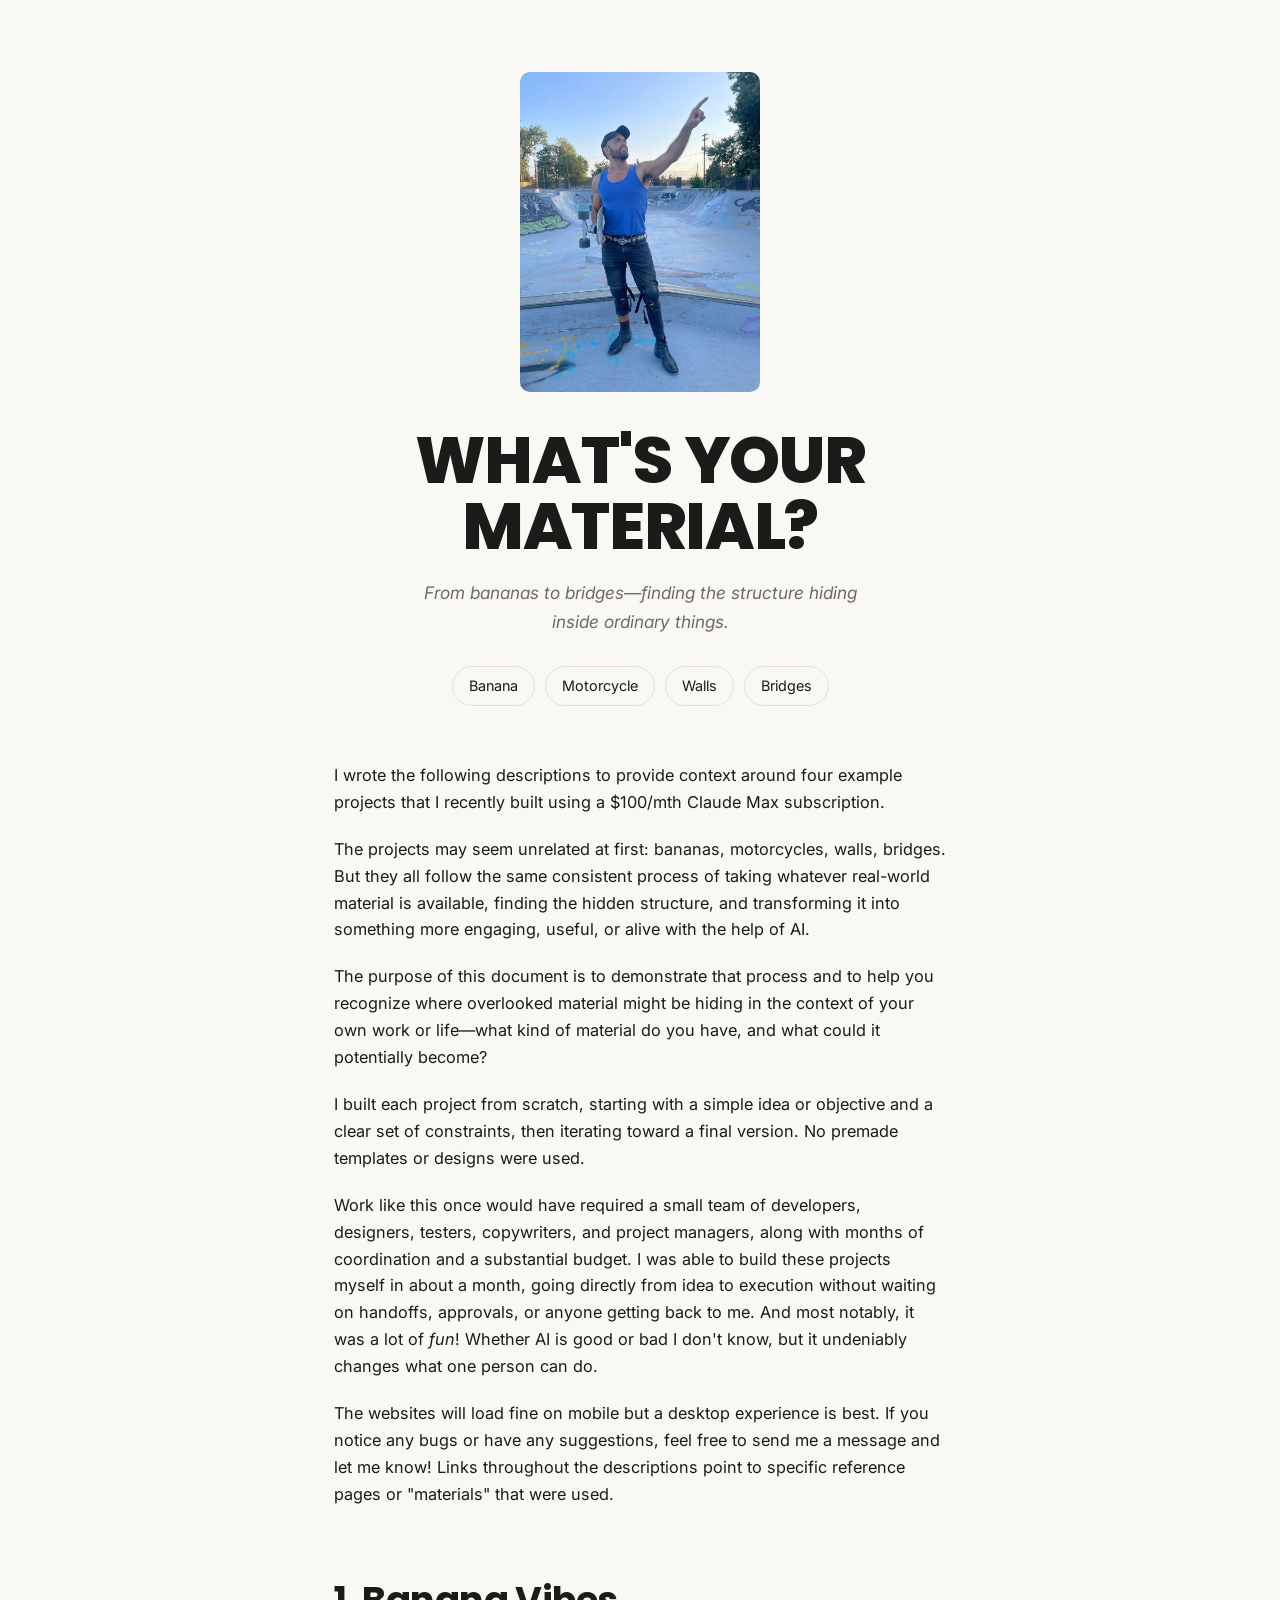
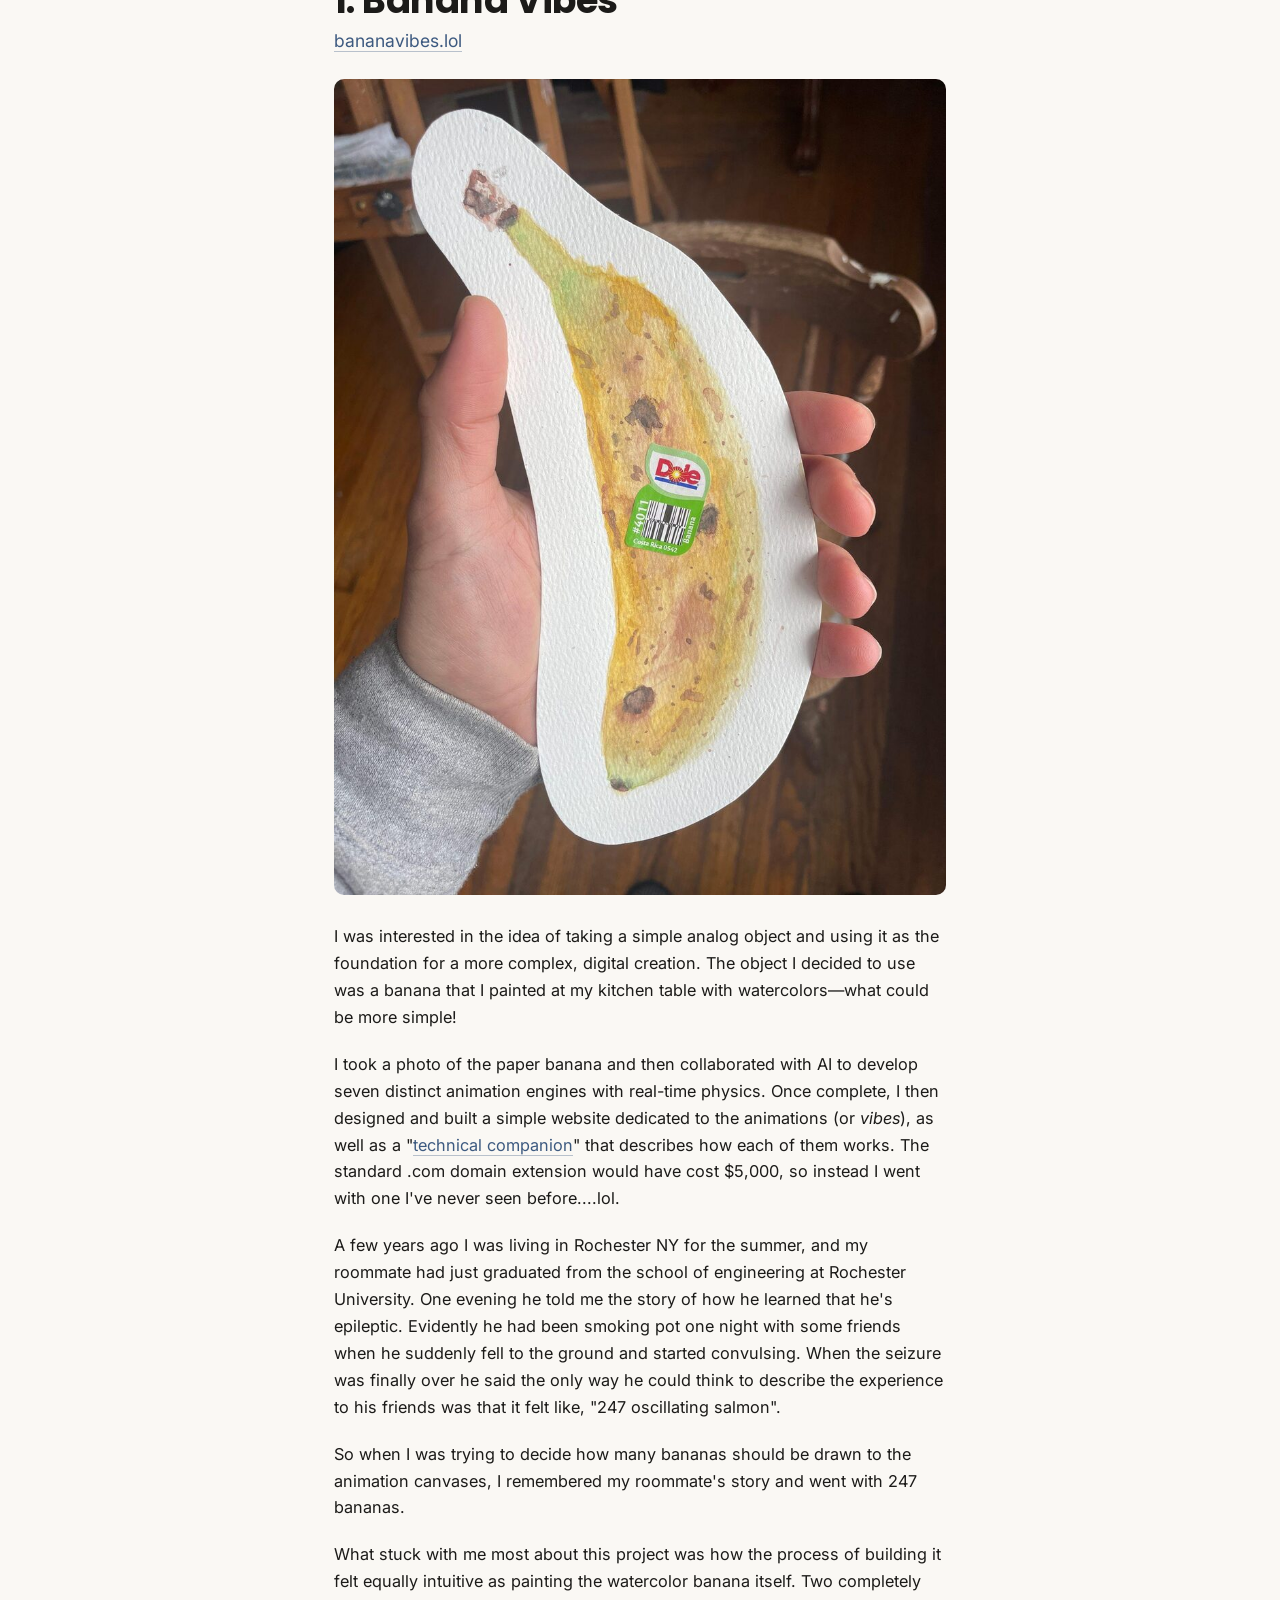
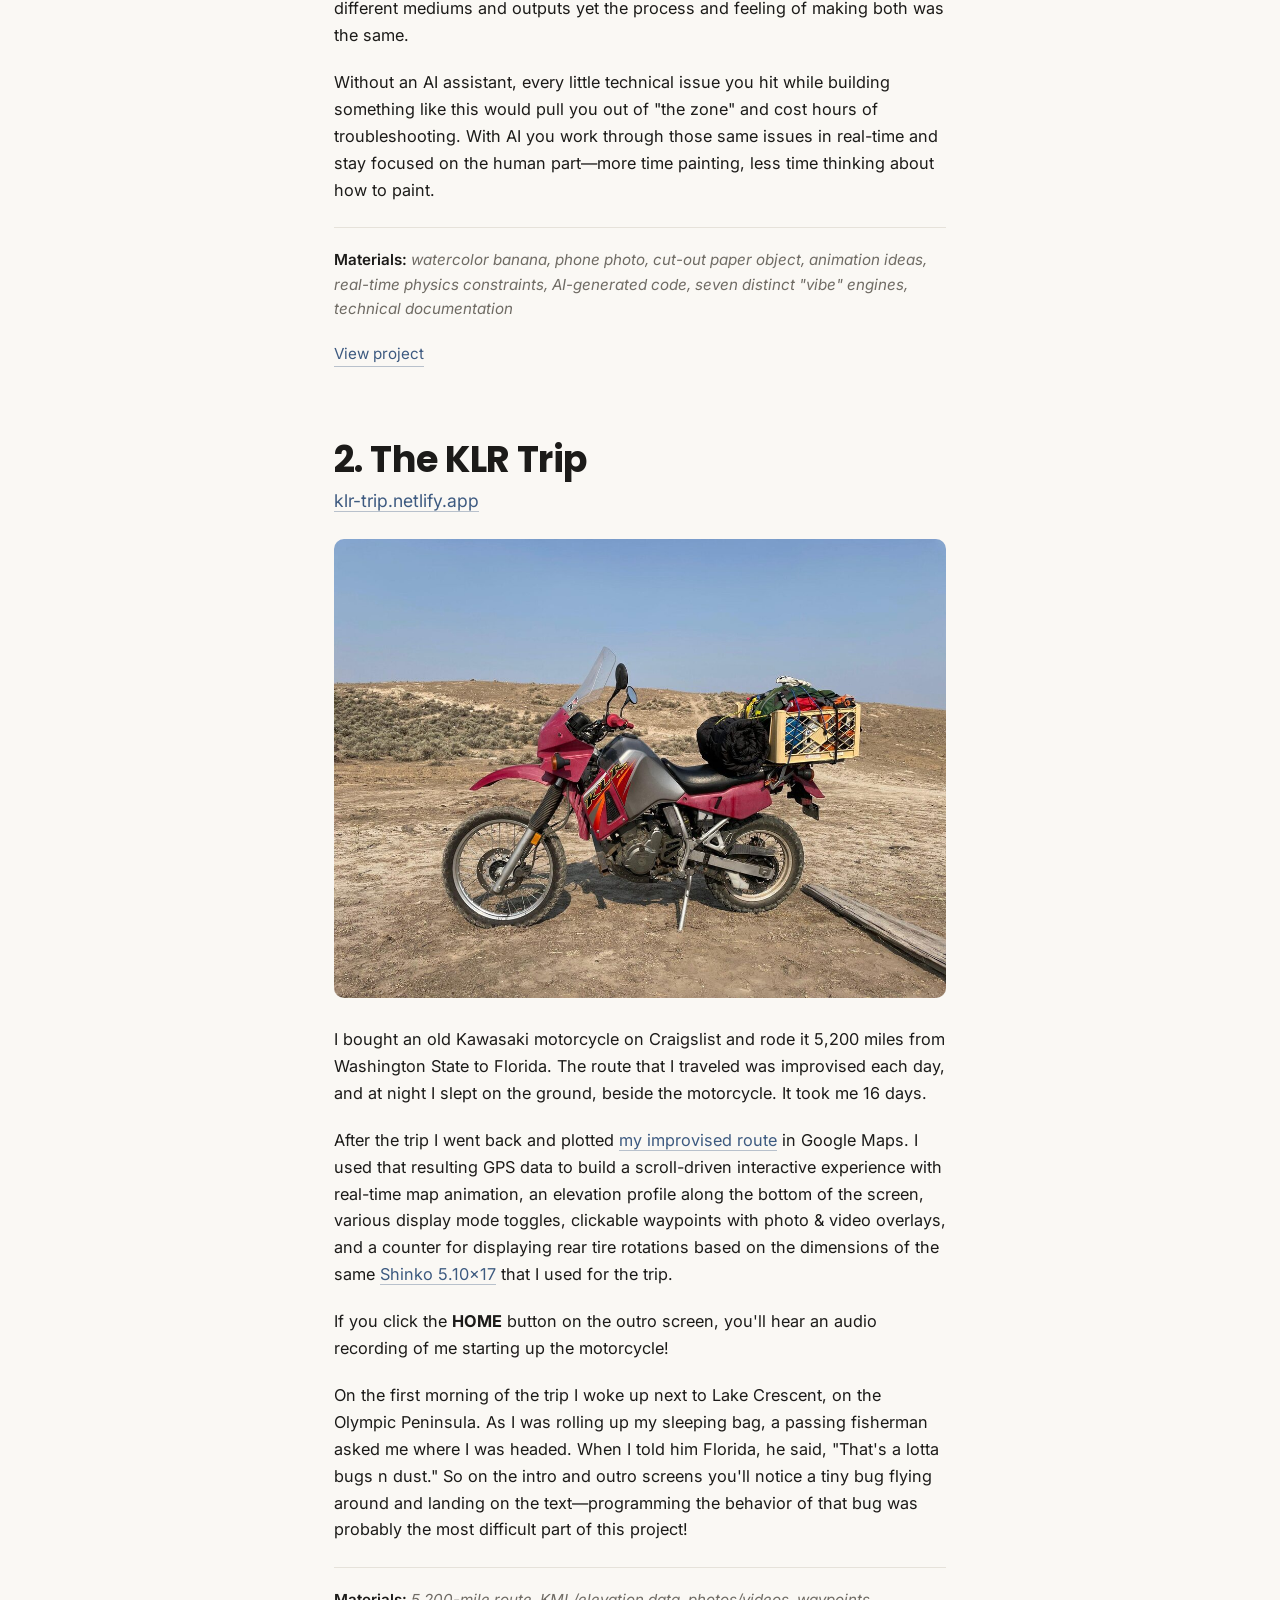
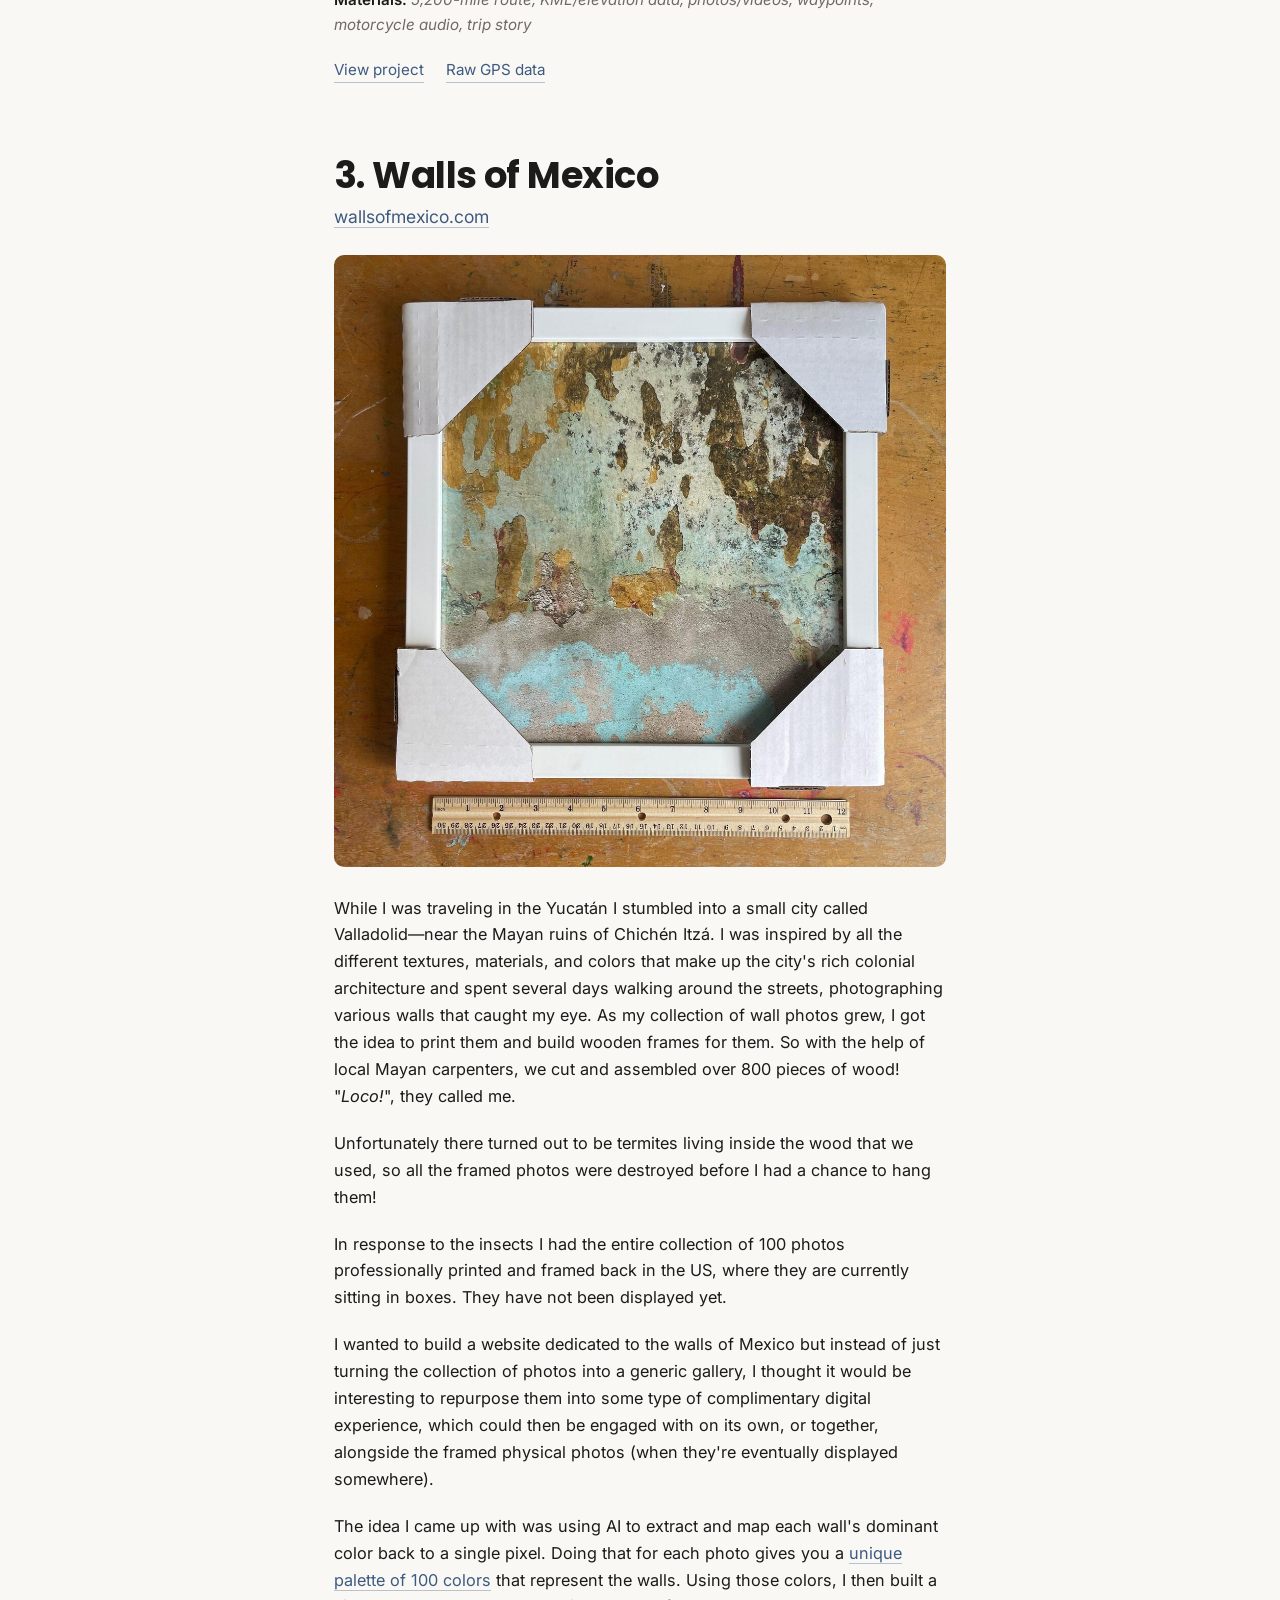
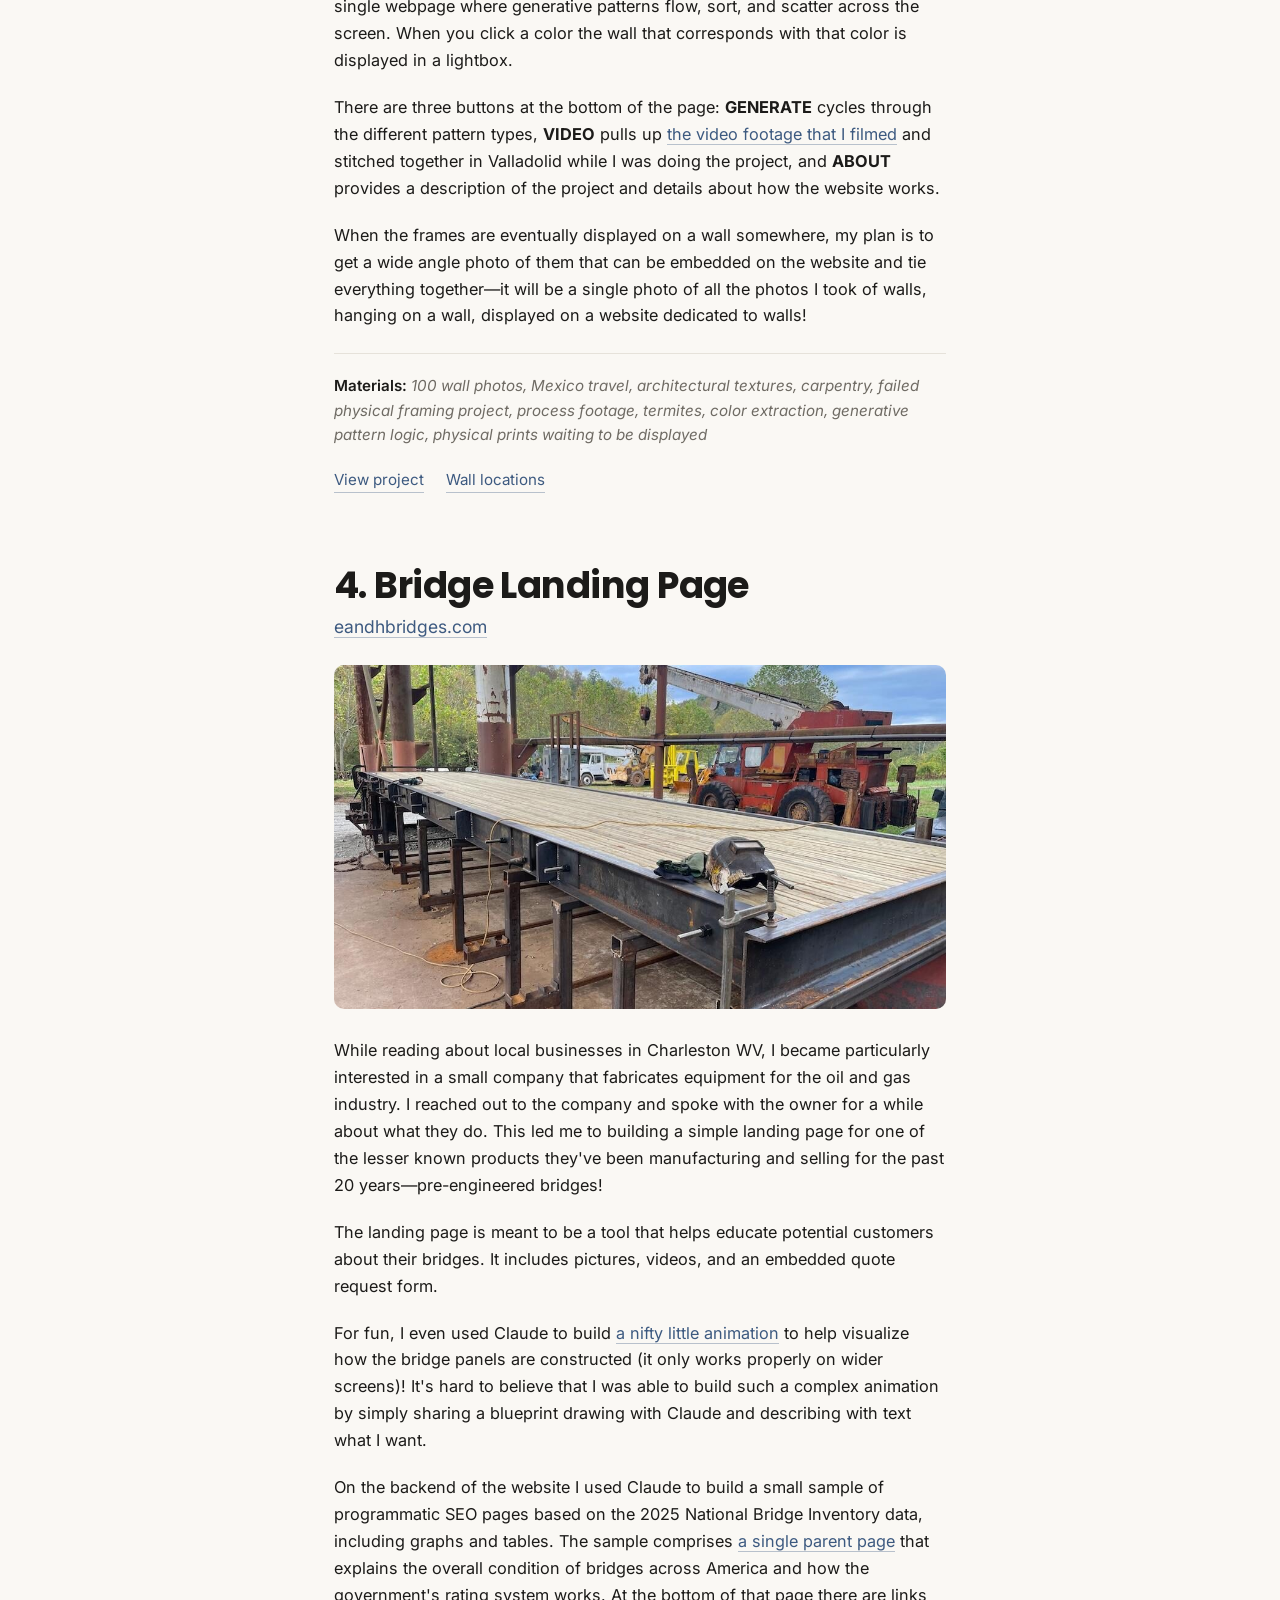
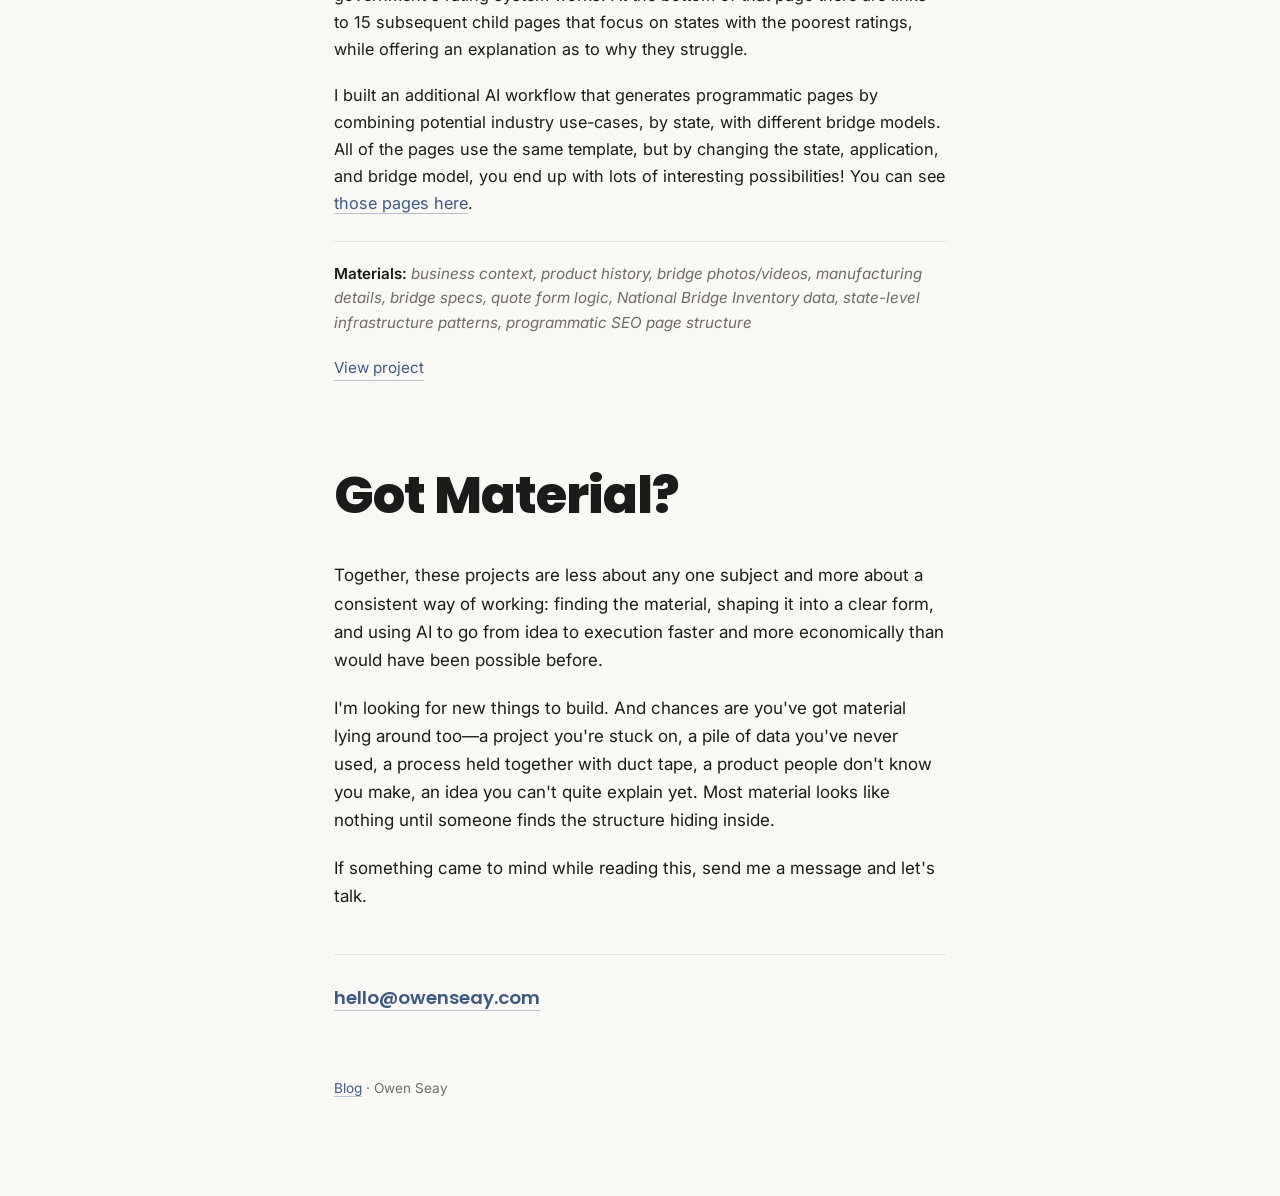
<file: index.html>
<!DOCTYPE html>
<html lang="en">
<head>
<meta charset="UTF-8">
<meta name="viewport" content="width=device-width, initial-scale=1.0">
<meta name="description" content="From bananas to bridges: finding the structure hiding inside ordinary things.">
<meta property="og:title" content="Owen Seay — What's Your Material?">
<meta property="og:description" content="From bananas to bridges: finding the structure hiding inside ordinary things.">
<meta property="og:image" content="https://owenseay.com/owen-skatepark.jpg">
<meta property="og:url" content="https://owenseay.com">
<meta property="og:type" content="website">
<meta name="twitter:card" content="summary_large_image">
<meta name="twitter:title" content="Owen Seay — What's Your Material?">
<meta name="twitter:description" content="From bananas to bridges: finding the structure hiding inside ordinary things.">
<meta name="twitter:image" content="https://owenseay.com/owen-skatepark.jpg">
<link rel="icon" href="data:image/svg+xml,<svg xmlns='http://www.w3.org/2000/svg' viewBox='0 0 100 100'><text y='.9em' font-size='90'>🔧</text></svg>">
<title>Owen Seay — What's Your Material?</title>
<link rel="preconnect" href="https://fonts.googleapis.com">
<link rel="preconnect" href="https://fonts.gstatic.com" crossorigin>
<link href="https://fonts.googleapis.com/css2?family=Inter:wght@400;500;600&family=Poppins:wght@600;700;800&display=swap" rel="stylesheet">
<style>
  :root {
    --paper: #faf8f4;
    --ink: #1c1b19;
    --muted: #6f6b64;
    --accent: #3d5a80;
    --accent-dark: #2c445f;
    --rule: #e6e2da;
  }

  * { margin: 0; padding: 0; box-sizing: border-box; }

  html { -webkit-text-size-adjust: 100%; scroll-behavior: smooth; }

  body {
    background: var(--paper);
    color: var(--ink);
    font-family: 'Inter', -apple-system, BlinkMacSystemFont, 'Segoe UI', Arial, sans-serif;
    line-height: 1.65;
    font-size: 17px;
    -webkit-font-smoothing: antialiased;
  }

  /* -- layout -- */
  .page {
    max-width: 660px;
    margin: 0 auto;
    padding: 72px 24px 96px;
  }

  p { margin-bottom: 20px; }
  p:last-child { margin-bottom: 0; }

  a {
    color: var(--accent);
    text-decoration: none;
    border-bottom: 1px solid rgba(61, 90, 128, 0.35);
    transition: color 0.18s, border-color 0.18s;
  }
  a:hover { color: var(--accent-dark); border-color: var(--accent-dark); }

  /* -- hero -- */
  .hero { text-align: center; margin-bottom: 56px; }

  .hero-photo {
    width: 240px;
    max-width: 70%;
    aspect-ratio: 3 / 4;
    object-fit: cover;
    border-radius: 10px;
    margin: 0 auto 36px;
    display: block;
  }

  .hero-title {
    font-family: 'Poppins', sans-serif;
    font-weight: 800;
    font-size: clamp(2.5rem, 10vw, 4.1rem);
    line-height: 1.0;
    letter-spacing: -0.02em;
    text-transform: uppercase;
    margin-bottom: 20px;
  }

  .hero-sub {
    font-style: italic;
    color: var(--muted);
    font-size: 1.08rem;
    max-width: 42ch;
    margin: 0 auto;
  }

  /* -- jump nav -- */
  .jump {
    display: flex;
    flex-wrap: wrap;
    justify-content: center;
    gap: 10px;
    margin-top: 30px;
  }
  .jump a {
    padding: 7px 16px;
    border: 1px solid var(--rule);
    border-radius: 999px;
    font-size: 0.9rem;
    color: var(--ink);
    background: transparent;
  }
  .jump a:hover {
    border-color: var(--accent);
    color: var(--accent);
  }

  /* -- intro -- */
  .intro {
    margin-bottom: 8px;
    font-size: 1.02rem;
  }

  /* -- projects -- */
  .project { scroll-margin-top: 24px; margin-top: 72px; }
  .closing { margin-top: 72px; }

  .project-title {
    font-family: 'Poppins', sans-serif;
    font-weight: 700;
    font-size: clamp(1.7rem, 6vw, 2.3rem);
    line-height: 1.1;
    letter-spacing: -0.015em;
    margin-bottom: 6px;
  }

  .project-url {
    font-size: 1.1rem;
    margin-bottom: 24px;
  }

  .project-photo {
    width: 100%;
    border-radius: 10px;
    display: block;
    margin-bottom: 28px;
  }

  .project-body { font-size: 1.02rem; }

  .materials {
    font-style: italic;
    color: var(--muted);
    font-size: 0.95rem;
    line-height: 1.6;
    margin-top: 24px;
    padding-top: 20px;
    border-top: 1px solid var(--rule);
  }
  .materials b {
    font-style: normal;
    font-weight: 600;
    color: var(--ink);
  }

  .project-links {
    margin-top: 20px;
    display: flex;
    flex-wrap: wrap;
    gap: 22px;
    font-size: 0.95rem;
  }

  /* -- closing -- */
  .closing-title {
    font-family: 'Poppins', sans-serif;
    font-weight: 800;
    font-size: clamp(2.2rem, 8vw, 3.2rem);
    letter-spacing: -0.02em;
    margin-bottom: 24px;
  }

  .uses {
    list-style: none;
    margin: 8px 0 0;
  }
  .uses li {
    position: relative;
    padding-left: 26px;
    margin-bottom: 12px;
    font-size: 1.0rem;
  }
  .uses li::before {
    content: "→";
    position: absolute;
    left: 0;
    color: var(--accent);
    font-weight: 600;
  }

  .contact {
    margin-top: 44px;
    padding-top: 28px;
    border-top: 1px solid var(--rule);
  }
  .contact-email {
    font-family: 'Poppins', sans-serif;
    font-weight: 600;
    font-size: 1.15rem;
  }

  /* -- footer -- */
  .footer {
    margin-top: 64px;
    font-size: 0.85rem;
    color: var(--muted);
  }

  /* -- responsive -- */
  @media (max-width: 480px) {
    body { font-size: 16px; }
    .page { padding: 48px 20px 72px; }
    .project { margin-top: 52px; }
    .closing { margin-top: 52px; }
    .project-links { gap: 16px; }
    .jump {
      display: grid;
      grid-template-columns: repeat(2, 1fr);
      gap: 10px;
      max-width: 320px;
      margin-left: auto;
      margin-right: auto;
    }
    .jump a { text-align: center; }
  }
</style>
</head>
<body>

  <div class="page">

    <!-- HERO -->
    <header class="hero">
      <img class="hero-photo" src="owen-skatepark.jpg" alt="Owen Seay pointing, at a skatepark">
      <h1 class="hero-title">What's Your Material?</h1>
      <p class="hero-sub">From bananas to bridges—finding the structure hiding inside ordinary things.</p>
      <nav class="jump" aria-label="Jump to a project">
        <a href="#banana">Banana</a>
        <a href="#motorcycle">Motorcycle</a>
        <a href="#walls">Walls</a>
        <a href="#bridges">Bridges</a>
      </nav>
    </header>

    <!-- INTRO -->
    <section class="intro">
      <p>I wrote the following descriptions to provide context around four example projects that I recently built using a $100/mth Claude Max subscription.</p>

      <p>The projects may seem unrelated at first: bananas, motorcycles, walls, bridges. But they all follow the same consistent process of taking whatever real-world material is available, finding the hidden structure, and transforming it into something more engaging, useful, or alive with the help of AI.</p>

      <p>The purpose of this document is to demonstrate that process and to help you recognize where overlooked material might be hiding in the context of your own work or life—what kind of material do you have, and what could it potentially become?</p>

      <p>I built each project from scratch, starting with a simple idea or objective and a clear set of constraints, then iterating toward a final version. No premade templates or designs were used.</p>

      <p>Work like this once would have required a small team of developers, designers, testers, copywriters, and project managers, along with months of coordination and a substantial budget. I was able to build these projects myself in about a month, going directly from idea to execution without waiting on handoffs, approvals, or anyone getting back to me. And most notably, it was a lot of <em>fun</em>! Whether AI is good or bad I don't know, but it undeniably changes what one person can do.</p>

      <p>The websites will load fine on mobile but a desktop experience is best. If you notice any bugs or have any suggestions, feel free to send me a message and let me know! Links throughout the descriptions point to specific reference pages or "materials" that were used.</p>
    </section>


    <!-- PROJECT 1 -->
    <article class="project" id="banana">
      <h2 class="project-title">1. Banana Vibes</h2>
      <div class="project-url"><a href="https://bananavibes.lol" target="_blank" rel="noopener">bananavibes.lol</a></div>
      <img class="project-photo" src="banana.jpg" alt="A watercolor-painted paper banana held in hand">
      <div class="project-body">
        <p>I was interested in the idea of taking a simple analog object and using it as the foundation for a more complex, digital creation. The object I decided to use was a banana that I painted at my kitchen table with watercolors—what could be more simple!</p>

        <p>I took a photo of the paper banana and then collaborated with AI to develop seven distinct animation engines with real-time physics. Once complete, I then designed and built a simple website dedicated to the animations (or <em>vibes</em>), as well as a "<a href="https://bananavibes.lol/technical" target="_blank" rel="noopener">technical companion</a>" that describes how each of them works. The standard .com domain extension would have cost $5,000, so instead I went with one I've never seen before....lol.</p>

        <p>A few years ago I was living in Rochester NY for the summer, and my roommate had just graduated from the school of engineering at Rochester University. One evening he told me the story of how he learned that he's epileptic. Evidently he had been smoking pot one night with some friends when he suddenly fell to the ground and started convulsing. When the seizure was finally over he said the only way he could think to describe the experience to his friends was that it felt like, "247 oscillating salmon".</p>

        <p>So when I was trying to decide how many bananas should be drawn to the animation canvases, I remembered my roommate's story and went with 247 bananas.</p>

        <p>What stuck with me most about this project was how the process of building it felt equally intuitive as painting the watercolor banana itself. Two completely different mediums and outputs yet the process and feeling of making both was the same.</p>

        <p>Without an AI assistant, every little technical issue you hit while building something like this would pull you out of "the zone" and cost hours of troubleshooting. With AI you work through those same issues in real-time and stay focused on the human part—more time painting, less time thinking about how to paint.</p>
      </div>
      <p class="materials"><b>Materials:</b> watercolor banana, phone photo, cut-out paper object, animation ideas, real-time physics constraints, AI-generated code, seven distinct "vibe" engines, technical documentation</p>
      <div class="project-links">
        <a href="https://bananavibes.lol" target="_blank" rel="noopener">View project</a>
      </div>
    </article>


    <!-- PROJECT 2 -->
    <article class="project" id="motorcycle">
      <h2 class="project-title">2. The KLR Trip</h2>
      <div class="project-url"><a href="https://klr-trip.netlify.app" target="_blank" rel="noopener">klr-trip.netlify.app</a></div>
      <img class="project-photo" src="motorcycle.jpg" alt="A loaded Kawasaki KLR motorcycle in the desert">
      <div class="project-body">
        <p>I bought an old Kawasaki motorcycle on Craigslist and rode it 5,200 miles from Washington State to Florida. The route that I traveled was improvised each day, and at night I slept on the ground, beside the motorcycle. It took me 16 days.</p>

        <p>After the trip I went back and plotted <a href="https://www.google.com/maps/d/edit?mid=1meAOckP4gL5ylz8jKcYeaZffiI6lqLM&usp=sharing" target="_blank" rel="noopener">my improvised route</a> in Google Maps. I used that resulting GPS data to build a scroll-driven interactive experience with real-time map animation, an elevation profile along the bottom of the screen, various display mode toggles, clickable waypoints with photo &amp; video overlays, and a counter for displaying rear tire rotations based on the dimensions of the same <a href="https://www.revzilla.com/motorcycle/shinko-700-dual-sport-tires" target="_blank" rel="noopener">Shinko 5.10x17</a> that I used for the trip.</p>

        <p>If you click the <strong>HOME</strong> button on the outro screen, you'll hear an audio recording of me starting up the motorcycle!</p>

        <p>On the first morning of the trip I woke up next to Lake Crescent, on the Olympic Peninsula. As I was rolling up my sleeping bag, a passing fisherman asked me where I was headed. When I told him Florida, he said, "That's a lotta bugs n dust." So on the intro and outro screens you'll notice a tiny bug flying around and landing on the text—programming the behavior of that bug was probably the most difficult part of this project!</p>
      </div>
      <p class="materials"><b>Materials:</b> 5,200-mile route, KML/elevation data, photos/videos, waypoints, motorcycle audio, trip story</p>
      <div class="project-links">
        <a href="https://klr-trip.netlify.app" target="_blank" rel="noopener">View project</a>
        <a href="https://www.google.com/maps/d/edit?mid=1meAOckP4gL5ylz8jKcYeaZffiI6lqLM&usp=sharing" target="_blank" rel="noopener">Raw GPS data</a>
      </div>
    </article>


    <!-- PROJECT 3 -->
    <article class="project" id="walls">
      <h2 class="project-title">3. Walls of Mexico</h2>
      <div class="project-url"><a href="https://wallsofmexico.com" target="_blank" rel="noopener">wallsofmexico.com</a></div>
      <img class="project-photo" src="wall.jpg" alt="A photographed Mexican wall in a wooden frame">
      <div class="project-body">
        <p>While I was traveling in the Yucatán I stumbled into a small city called Valladolid—near the Mayan ruins of Chichén Itzá. I was inspired by all the different textures, materials, and colors that make up the city's rich colonial architecture and spent several days walking around the streets, photographing various walls that caught my eye. As my collection of wall photos grew, I got the idea to print them and build wooden frames for them. So with the help of local Mayan carpenters, we cut and assembled over 800 pieces of wood! "<em>Loco!</em>", they called me.</p>

        <p>Unfortunately there turned out to be termites living inside the wood that we used, so all the framed photos were destroyed before I had a chance to hang them!</p>

        <p>In response to the insects I had the entire collection of 100 photos professionally printed and framed back in the US, where they are currently sitting in boxes. They have not been displayed yet.</p>

        <p>I wanted to build a website dedicated to the walls of Mexico but instead of just turning the collection of photos into a generic gallery, I thought it would be interesting to repurpose them into some type of complimentary digital experience, which could then be engaged with on its own, or together, alongside the framed physical photos (when they're eventually displayed somewhere).</p>

        <p>The idea I came up with was using AI to extract and map each wall's dominant color back to a single pixel. Doing that for each photo gives you a <a href="https://docs.google.com/spreadsheets/d/1tfYFyuq056xVHIzv6K4E4rFIosVYxACW/edit?usp=sharing&ouid=101296784945248788146&rtpof=true&sd=true" target="_blank" rel="noopener">unique palette of 100 colors</a> that represent the walls. Using those colors, I then built a single webpage where generative patterns flow, sort, and scatter across the screen. When you click a color the wall that corresponds with that color is displayed in a lightbox.</p>

        <p>There are three buttons at the bottom of the page: <strong>GENERATE</strong> cycles through the different pattern types, <strong>VIDEO</strong> pulls up <a href="https://www.youtube.com/watch?v=bJJ_WOLfjdA" target="_blank" rel="noopener">the video footage that I filmed</a> and stitched together in Valladolid while I was doing the project, and <strong>ABOUT</strong> provides a description of the project and details about how the website works.</p>

        <p>When the frames are eventually displayed on a wall somewhere, my plan is to get a wide angle photo of them that can be embedded on the website and tie everything together—it will be a single photo of all the photos I took of walls, hanging on a wall, displayed on a website dedicated to walls!</p>
      </div>
      <p class="materials"><b>Materials:</b> 100 wall photos, Mexico travel, architectural textures, carpentry, failed physical framing project, process footage, termites, color extraction, generative pattern logic, physical prints waiting to be displayed</p>
      <div class="project-links">
        <a href="https://wallsofmexico.com" target="_blank" rel="noopener">View project</a>
        <a href="https://www.google.com/maps/d/edit?mid=1u_EndtPn8d0-tveL6hRX7oNKR7HPfl0&usp=sharing" target="_blank" rel="noopener">Wall locations</a>
      </div>
    </article>


    <!-- PROJECT 4 -->
    <article class="project" id="bridges">
      <h2 class="project-title">4. Bridge Landing Page</h2>
      <div class="project-url"><a href="https://eandhbridges.com" target="_blank" rel="noopener">eandhbridges.com</a></div>
      <img class="project-photo" src="bridge.jpg" alt="A pre-engineered steel bridge under fabrication">
      <div class="project-body">
        <p>While reading about local businesses in Charleston WV, I became particularly interested in a small company that fabricates equipment for the oil and gas industry. I reached out to the company and spoke with the owner for a while about what they do. This led me to building a simple landing page for one of the lesser known products they've been manufacturing and selling for the past 20 years—pre-engineered bridges!</p>

        <p>The landing page is meant to be a tool that helps educate potential customers about their bridges. It includes pictures, videos, and an embedded quote request form.</p>

        <p>For fun, I even used Claude to build <a href="https://eandhbridges.com/bridge-model-animation/" target="_blank" rel="noopener">a nifty little animation</a> to help visualize how the bridge panels are constructed (it only works properly on wider screens)! It's hard to believe that I was able to build such a complex animation by simply sharing a blueprint drawing with Claude and describing with text what I want.</p>

        <p>On the backend of the website I used Claude to build a small sample of programmatic SEO pages based on the 2025 National Bridge Inventory data, including graphs and tables. The sample comprises <a href="https://eandhbridges.com/bridge-conditions/" target="_blank" rel="noopener">a single parent page</a> that explains the overall condition of bridges across America and how the government's rating system works. At the bottom of that page there are links to 15 subsequent child pages that focus on states with the poorest ratings, while offering an explanation as to why they struggle.</p>

        <p>I built an additional AI workflow that generates programmatic pages by combining potential industry use-cases, by state, with different bridge models. All of the pages use the same template, but by changing the state, application, and bridge model, you end up with lots of interesting possibilities! You can see <a href="https://eandhbridges.com/solutions/" target="_blank" rel="noopener">those pages here</a>.</p>
      </div>
      <p class="materials"><b>Materials:</b> business context, product history, bridge photos/videos, manufacturing details, bridge specs, quote form logic, National Bridge Inventory data, state-level infrastructure patterns, programmatic SEO page structure</p>
      <div class="project-links">
        <a href="https://eandhbridges.com" target="_blank" rel="noopener">View project</a>
      </div>
    </article>


    <!-- CLOSING -->
    <section class="closing">
      <h2 class="closing-title">Got Material?</h2>
      <p>Together, these projects are less about any one subject and more about a consistent way of working: finding the material, shaping it into a clear form, and using AI to go from idea to execution faster and more economically than would have been possible before.</p>

      <p>I'm looking for new things to build. And chances are you've got material lying around too—a project you're stuck on, a pile of data you've never used, a process held together with duct tape, a product people don't know you make, an idea you can't quite explain yet. Most material looks like nothing until someone finds the structure hiding inside.</p>

      <p>If something came to mind while reading this, send me a message and let's talk.</p>

      <div class="contact">
        <a class="contact-email" id="contact-email" href="#">email</a>
      </div>
    </section>

    <footer class="footer"><a href="/blog/">Blog</a> · Owen Seay</footer>

  </div>

<script>
  // Obfuscate email
  const u = 'hello'; const d = 'owenseay.com';
  const f = document.getElementById('contact-email');
  f.href = 'mai' + 'lto:' + u + '@' + d;
  f.textContent = u + '@' + d;
</script>
</body>
</html>
</file>
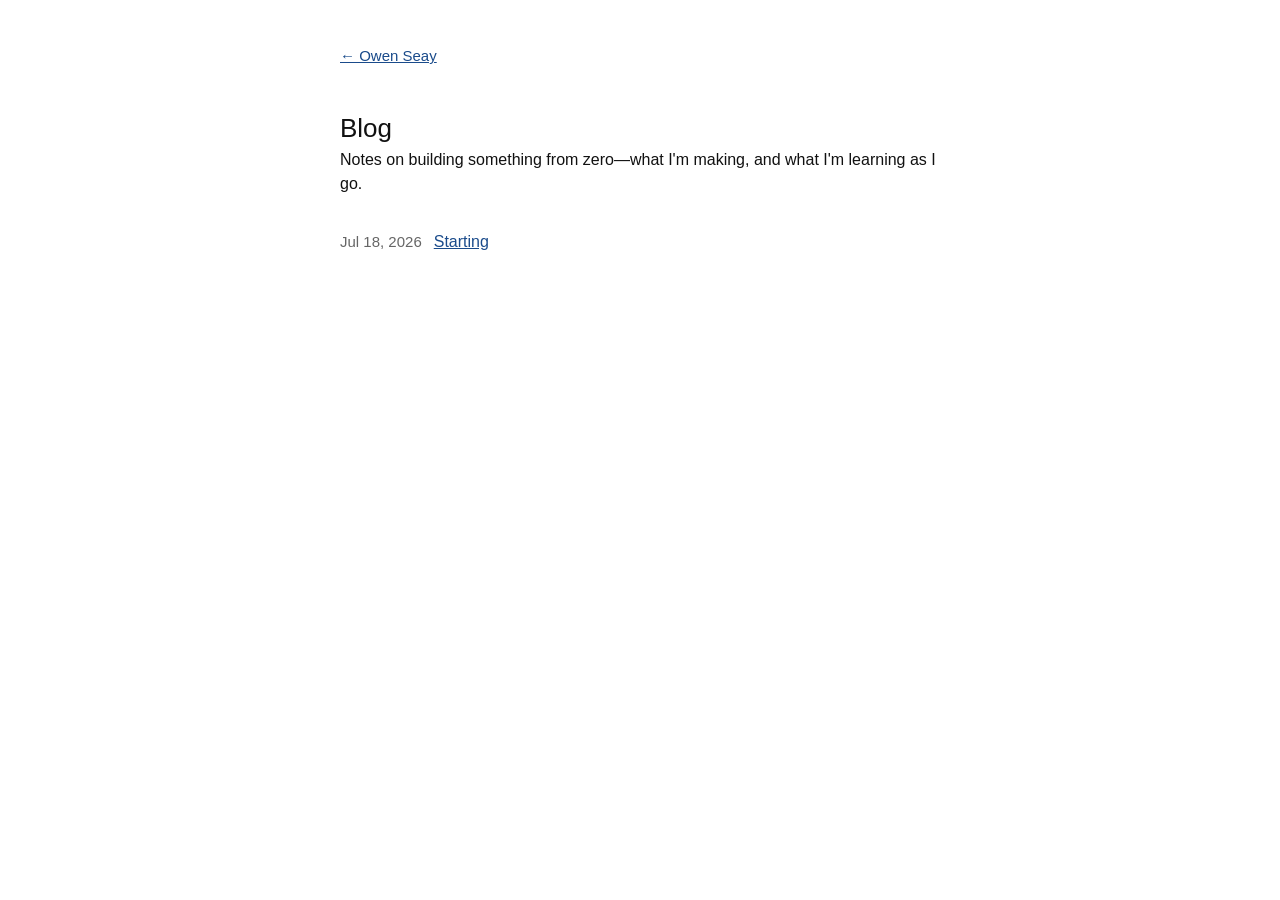
<file: blog/index.html>
<!DOCTYPE html>
<html lang="en">
<head>
<meta charset="UTF-8">
<meta name="viewport" content="width=device-width, initial-scale=1.0">
<title>Owen Seay — Blog</title>
<link rel="stylesheet" href="blog.css">
</head>
<body>

  <a class="back" href="/">&larr; Owen Seay</a>

  <h1>Blog</h1>
  <p class="intro">Notes on building something from zero&mdash;what I'm making, and what I'm learning as I go.</p>

  <ul class="posts">
    <li><span class="d">Jul 18, 2026</span><a href="starting.html">Starting</a></li>
  </ul>

</body>
</html>
</file>
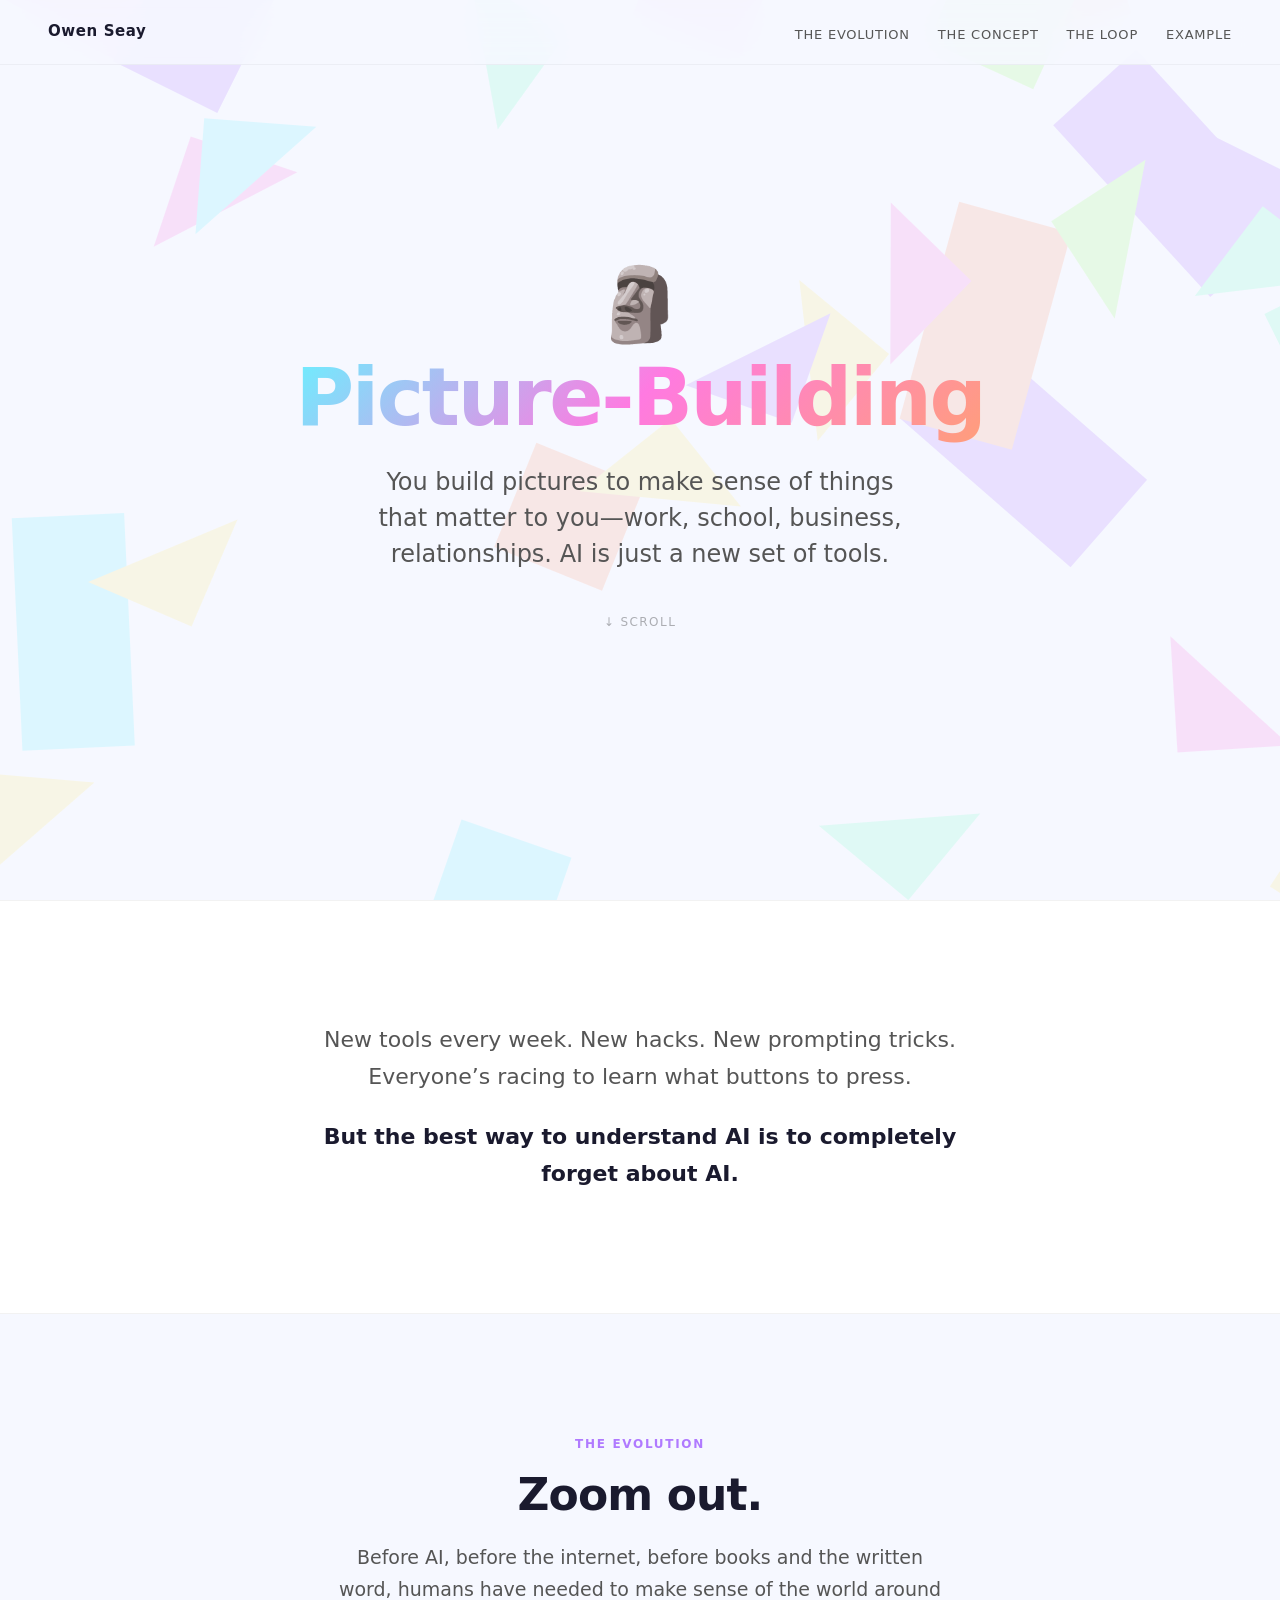
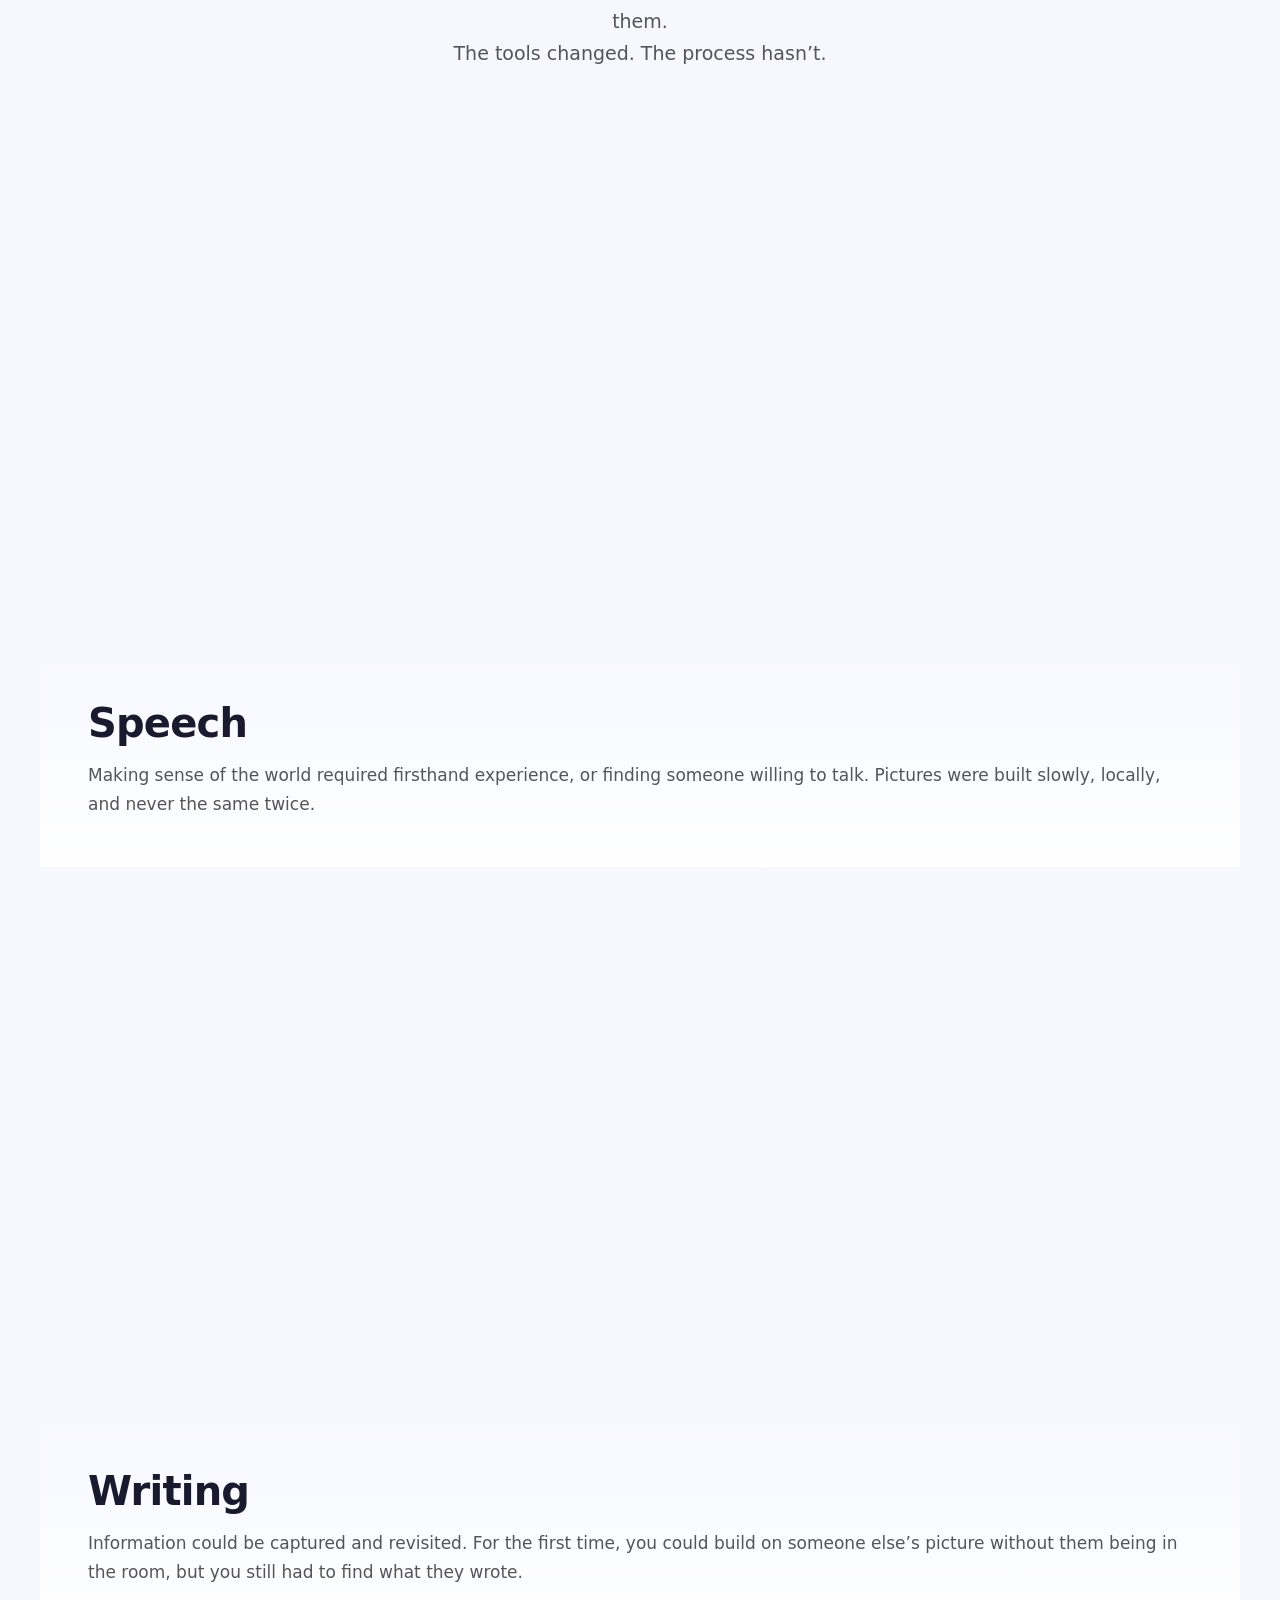
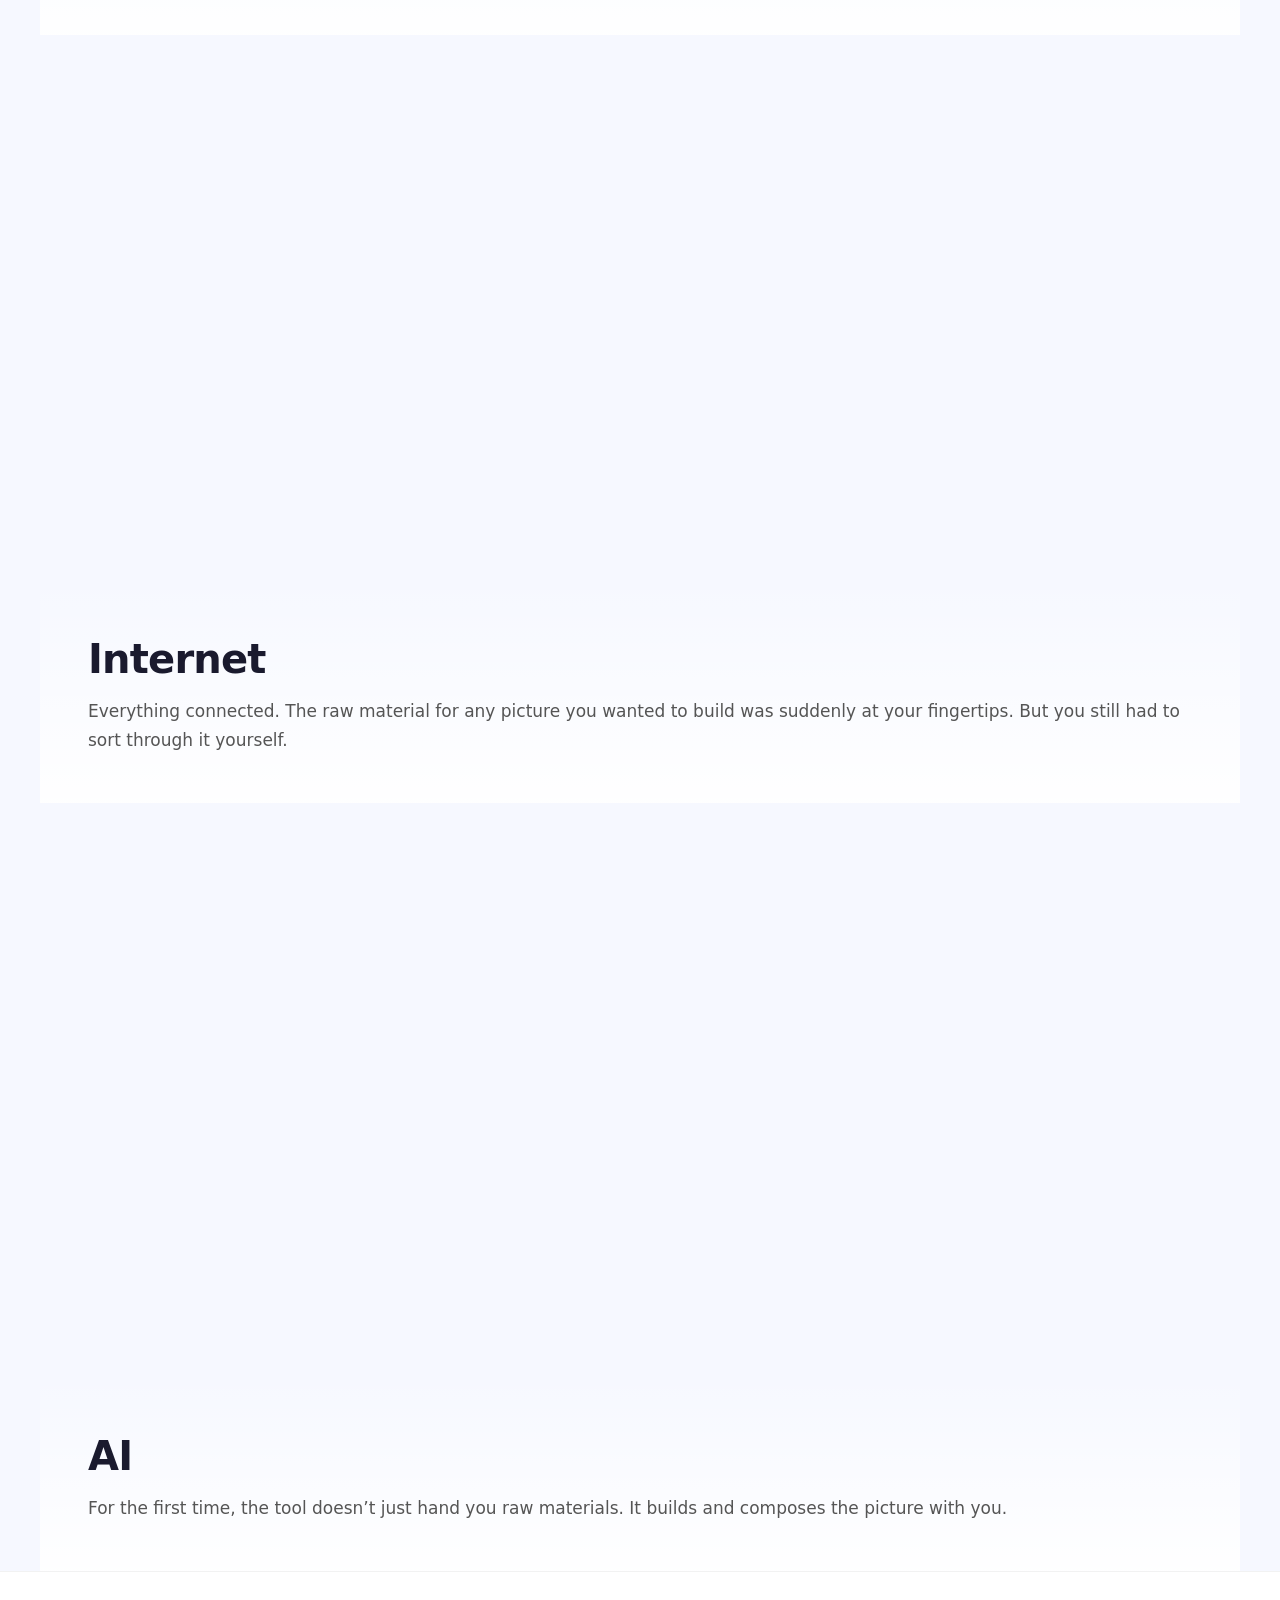
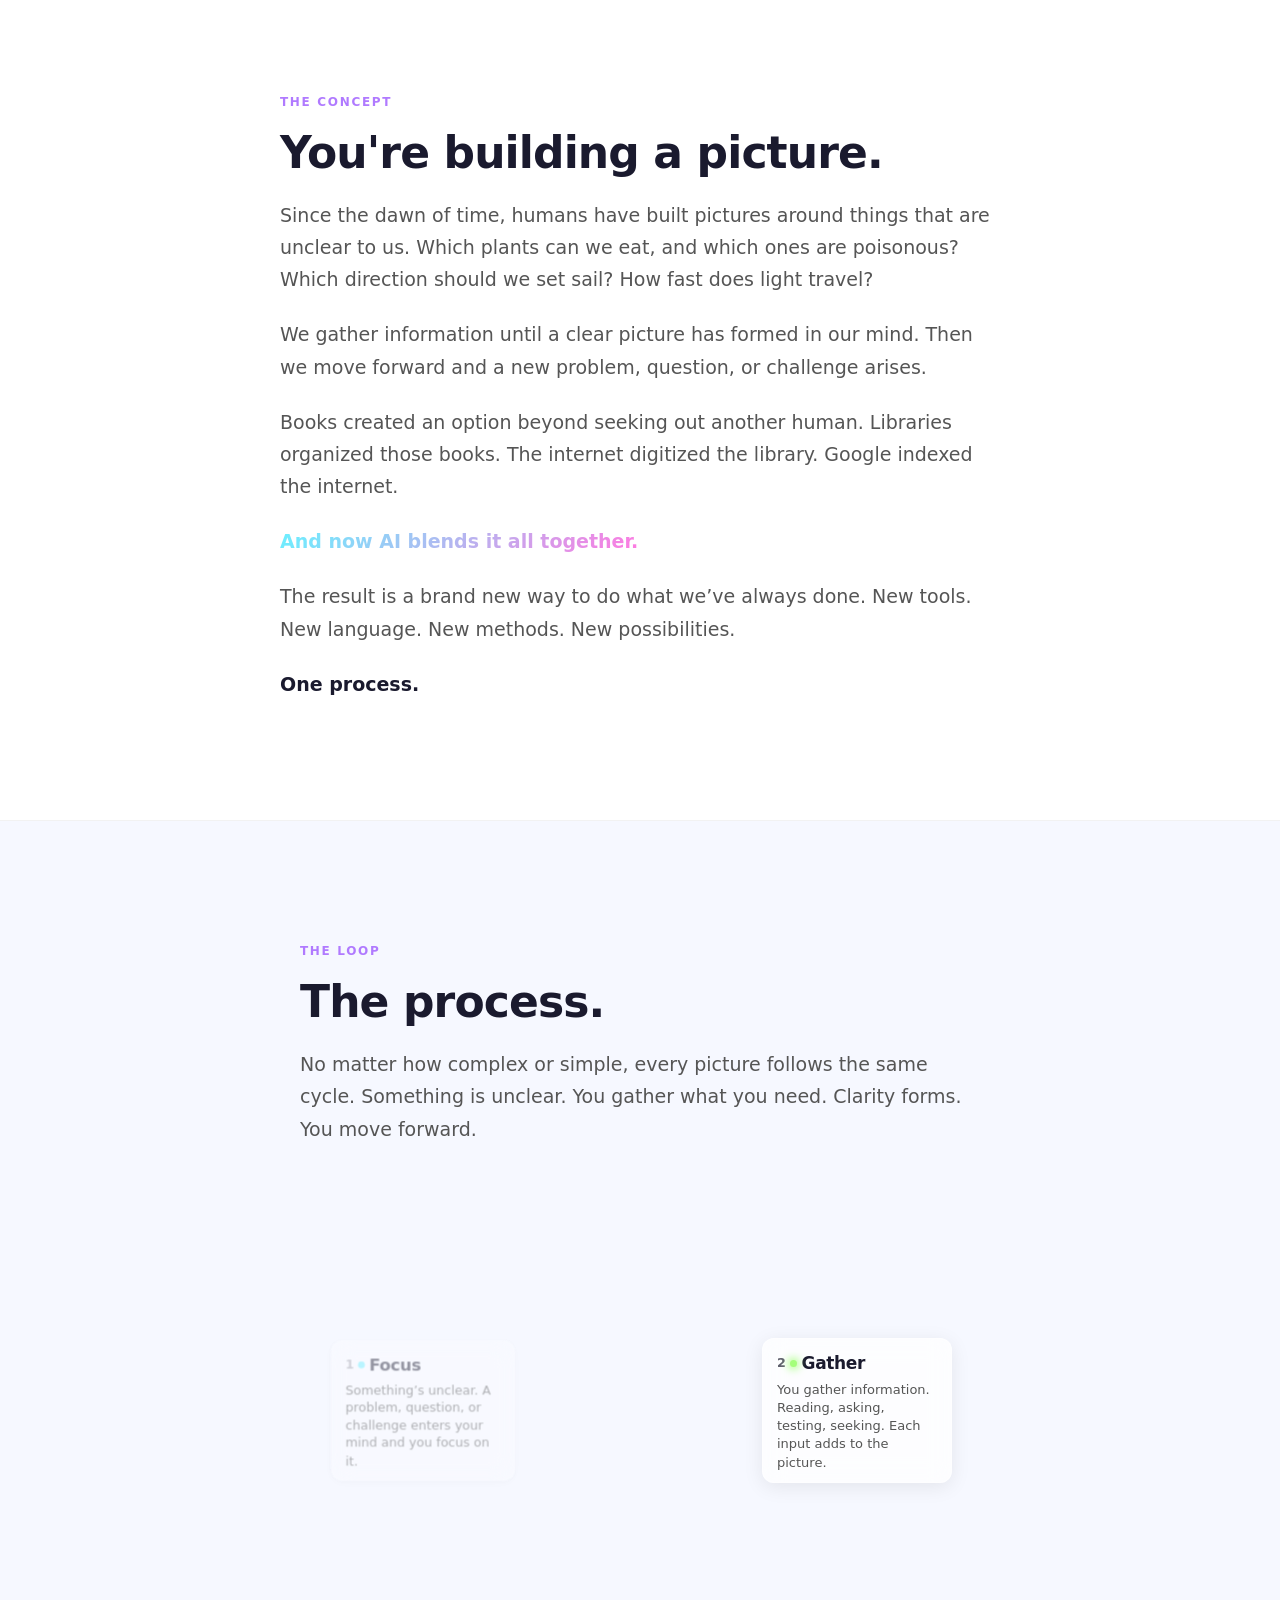
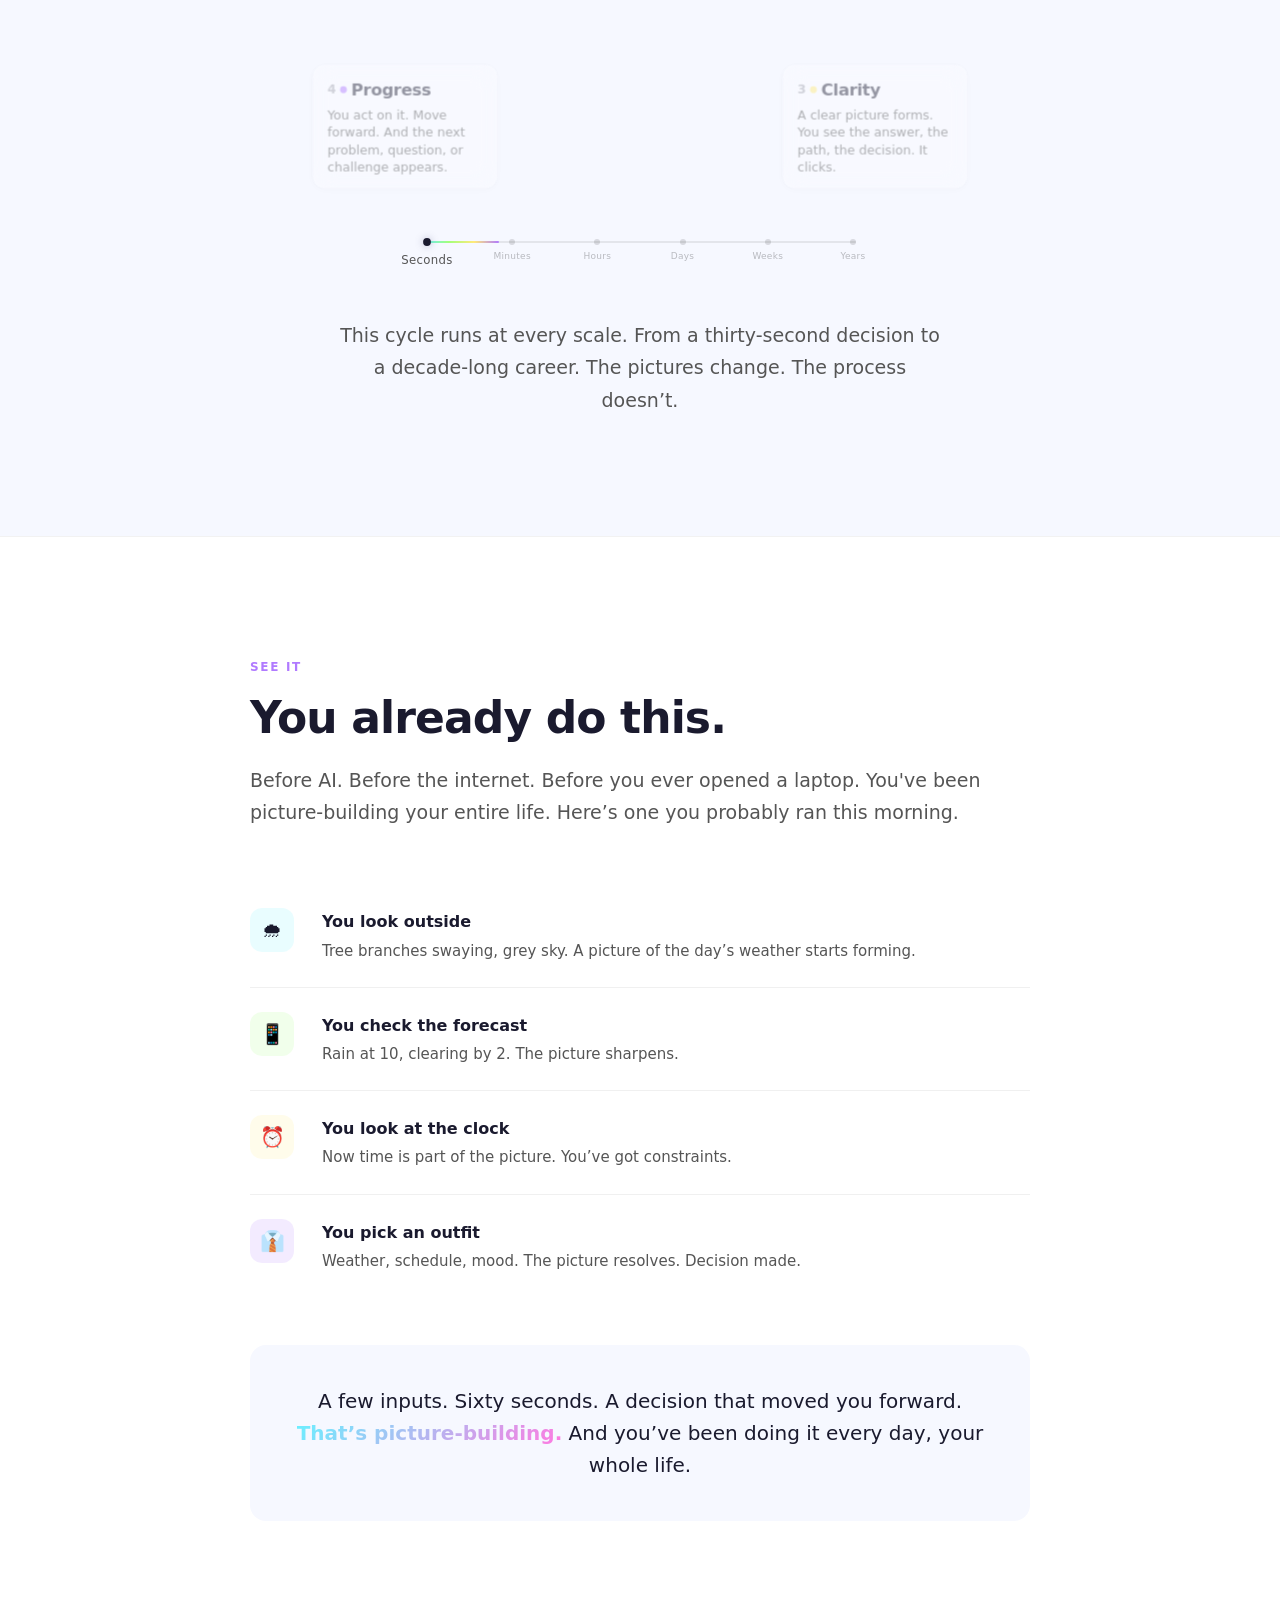
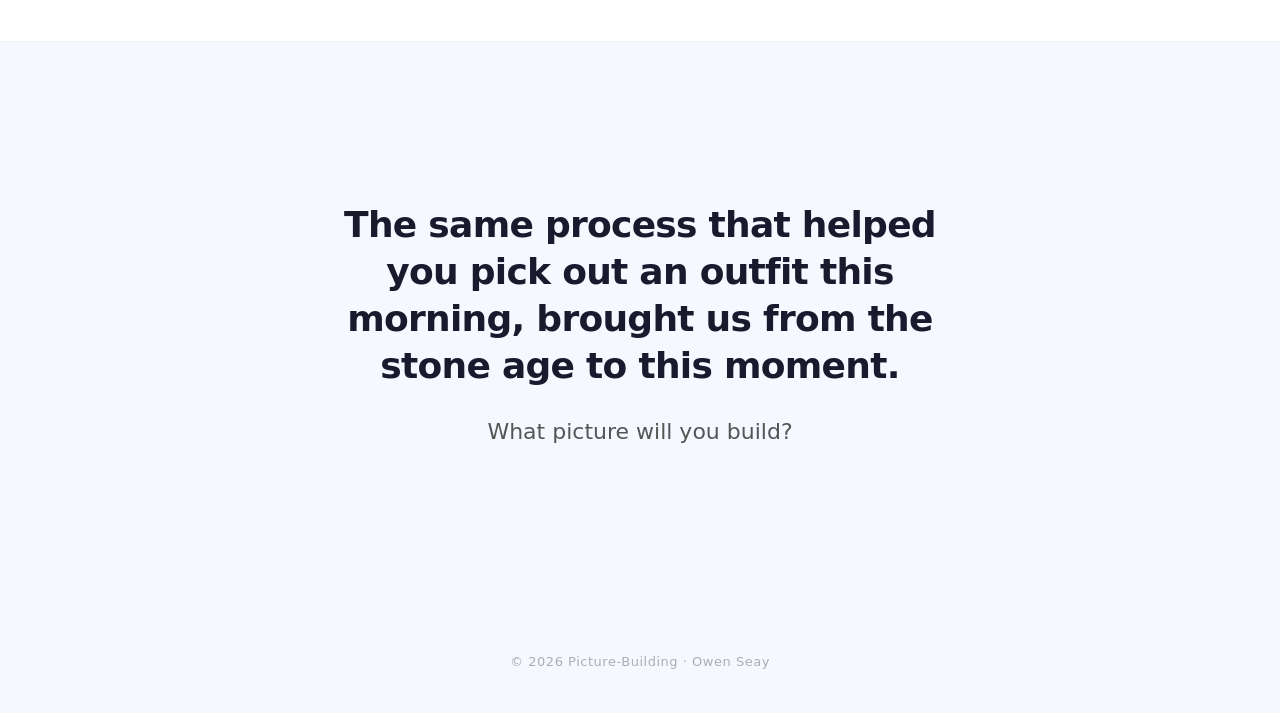
<file: picture-building/index.html>
<!DOCTYPE html>
<html lang="en">
<head>
  <meta charset="UTF-8" />
  <meta name="viewport" content="width=device-width, initial-scale=1" />
  <title>Picture-Building &mdash; Owen Seay</title>
  <meta name="description" content="You build pictures to make sense of things that matter to you. AI is just a new set of tools." />
  <meta property="og:title" content="Picture-Building" />
  <meta property="og:description" content="You build pictures to make sense of things that matter to you. AI is just a new set of tools." />
  <meta property="og:type" content="website" />
  <meta name="twitter:card" content="summary_large_image" />
  <meta name="twitter:title" content="Picture-Building" />
  <meta name="twitter:description" content="You build pictures to make sense of things that matter to you. AI is just a new set of tools." />
  <link rel="icon" href="data:image/svg+xml,<svg xmlns='http://www.w3.org/2000/svg' viewBox='0 0 100 100'><text y='.9em' font-size='90'>⚡</text></svg>">
  <style>
    :root {
      --bg: #f6f8ff;
      --fg: #1a1a2e;
      --fg-light: #555;
      --accent-cyan: #6bf0ff;
      --accent-green: #a4ff7a;
      --accent-yellow: #ffea7a;
      --accent-orange: #ff9e7a;
      --accent-purple: #b07aff;
      --accent-pink: #ff7ae1;
      --accent-teal: #7affc9;
      --section-pad: clamp(60px, 10vw, 120px);
      --content-max: 800px;
    }

    *, *::before, *::after { box-sizing: border-box; margin: 0; padding: 0; }

    html {
      scroll-behavior: smooth;
      -webkit-font-smoothing: antialiased;
      -moz-osx-font-smoothing: grayscale;
    }

    body {
      background: var(--bg);
      color: var(--fg);
      font-family: system-ui, -apple-system, 'Segoe UI', Roboto, Helvetica, Arial, sans-serif;
      font-size: clamp(16px, 1.8vw, 19px);
      line-height: 1.7;
      overflow-x: hidden;
    }

    /* ── NAV ── */
    nav {
      position: fixed;
      top: 0; left: 0; right: 0;
      z-index: 100;
      display: flex;
      justify-content: space-between;
      align-items: center;
      padding: 16px clamp(20px, 4vw, 48px);
      background: rgba(246, 248, 255, 0.85);
      backdrop-filter: blur(16px);
      -webkit-backdrop-filter: blur(16px);
      border-bottom: 1px solid rgba(0,0,0,0.04);
      transition: opacity 0.3s;
    }
    nav .logo {
      font-weight: 700;
      font-size: 15px;
      letter-spacing: 0.04em;
      color: var(--fg);
      text-decoration: none;
    }
    nav .nav-links {
      display: flex;
      gap: 28px;
      list-style: none;
    }
    nav .nav-links a {
      font-size: 13px;
      font-weight: 500;
      letter-spacing: 0.06em;
      text-transform: uppercase;
      color: var(--fg-light);
      text-decoration: none;
      transition: color 0.2s;
    }
    nav .nav-links a:hover { color: var(--fg); }

    /* ── HERO ── */
    .hero {
      position: relative;
      min-height: 100vh;
      display: flex;
      flex-direction: column;
      justify-content: center;
      align-items: center;
      text-align: center;
      padding: var(--section-pad) 24px;
      overflow: hidden;
    }
    .hero canvas {
      position: absolute;
      top: 0; left: 0;
      width: 100%; height: 100%;
      opacity: 0.18;
      pointer-events: none;
    }
    .hero-content {
      position: relative;
      z-index: 2;
      max-width: 720px;
    }
    .hero-emoji {
      font-size: clamp(48px, 8vw, 72px);
      line-height: 1;
      margin-bottom: 16px;
    }
    .hero h1 {
      font-size: clamp(42px, 7vw, 80px);
      font-weight: 800;
      line-height: 1.05;
      letter-spacing: -0.03em;
      margin-bottom: 24px;
    }
    .hero h1 .gradient-text {
      background: linear-gradient(135deg, var(--accent-cyan), var(--accent-pink), var(--accent-orange));
      -webkit-background-clip: text;
      -webkit-text-fill-color: transparent;
      background-clip: text;
    }
    .hero .subtitle {
      font-size: clamp(18px, 2.4vw, 24px);
      line-height: 1.5;
      color: var(--fg-light);
      font-weight: 400;
      max-width: 560px;
      margin: 0 auto 40px;
    }
    .hero .scroll-hint {
      font-size: 12px;
      letter-spacing: 0.12em;
      text-transform: uppercase;
      color: rgba(0,0,0,0.3);
      animation: pulse-down 2s ease-in-out infinite;
    }
    @keyframes pulse-down {
      0%, 100% { transform: translateY(0); opacity: 0.4; }
      50% { transform: translateY(6px); opacity: 0.7; }
    }

    /* ── SECTIONS ── */
    section {
      padding: var(--section-pad) 24px;
    }
    .section-inner {
      max-width: var(--content-max);
      margin: 0 auto;
    }

    /* ── THE PROBLEM ── */
    .problem {
      background: #fff;
      border-top: 1px solid rgba(0,0,0,0.05);
      border-bottom: 1px solid rgba(0,0,0,0.05);
    }
    .problem .section-inner {
      max-width: 680px;
      text-align: center;
    }
    .problem p {
      font-size: clamp(18px, 2.2vw, 22px);
      line-height: 1.7;
      color: var(--fg-light);
    }
    .problem p strong {
      color: var(--fg);
      font-weight: 600;
    }

    /* ── SECTION LABELS ── */
    .section-label {
      font-size: 12px;
      font-weight: 600;
      letter-spacing: 0.14em;
      text-transform: uppercase;
      color: var(--accent-purple);
      margin-bottom: 16px;
    }
    .section-title {
      font-size: clamp(28px, 4.5vw, 44px);
      font-weight: 700;
      line-height: 1.15;
      letter-spacing: -0.02em;
      margin-bottom: 20px;
    }
    .section-body {
      color: var(--fg-light);
      max-width: 620px;
    }
    .section-body p + p {
      margin-top: 1em;
    }

    /* ── EVOLUTION TIMELINE ── */
    .evolution {
      padding-bottom: 0;
    }
    .evolution .section-inner {
      max-width: 960px;
      text-align: center;
      margin-bottom: clamp(40px, 6vw, 80px);
    }
    .evolution .section-body {
      margin: 0 auto;
      text-align: center;
    }

    .eras {
      display: grid;
      grid-template-columns: 1fr;
      gap: clamp(24px, 4vw, 48px);
      max-width: 1200px;
      margin: 0 auto;
    }
    .era {
      position: relative;
      width: 100%;
      overflow: hidden;
      max-height: 80vh;
    }
    .era canvas {
      display: block;
      width: 100%;
      aspect-ratio: 4 / 3;
      max-height: 80vh;
      object-fit: contain;
    }
    .era-overlay {
      position: absolute;
      bottom: 0; left: 0; right: 0;
      padding: clamp(20px, 4vw, 48px) clamp(24px, 4vw, 48px);
      background: linear-gradient(to top, rgba(255,255,255,0.95) 0%, rgba(255,255,255,0) 100%);
      pointer-events: none;
    }
    .era-name {
      font-size: clamp(24px, 4vw, 40px);
      font-weight: 700;
      letter-spacing: -0.02em;
      margin-bottom: 4px;
    }
    .era-desc {
      font-size: clamp(14px, 1.8vw, 17px);
      color: var(--fg-light);
      font-weight: 400;
    }

    /* ── THE CONCEPT ── */
    .concept {
      background: #fff;
      border-top: 1px solid rgba(0,0,0,0.05);
      border-bottom: 1px solid rgba(0,0,0,0.05);
    }
    .concept .section-inner {
      max-width: 720px;
    }
    .concept-text p {
      color: var(--fg-light);
    }
    .concept-text p + p {
      margin-top: 1.2em;
    }
    .concept-text p strong {
      color: var(--fg);
    }

    /* ── THE LOOP (How I AI) ── */
    .loop {
      background: var(--bg);
    }
    .loop .section-inner {
      max-width: 900px;
    }
    .loop-intro {
      max-width: 680px;
      margin: 0 auto clamp(40px, 6vw, 64px);
    }
    .loop-intro p {
      color: var(--fg-light);
    }
    .loop-vis {
      position: relative;
      width: 100%;
      max-width: 600px;
      margin: 0 auto;
    }
    .loop-vis canvas {
      display: block;
      width: 100%;
      aspect-ratio: 1 / 1;
    }
    .loop-phases {
      position: absolute;
      inset: 0;
      pointer-events: none;
    }
    .loop-phase {
      position: absolute;
      pointer-events: auto;
      padding: 10px 14px;
      border-radius: 12px;
      background: rgba(255,255,255,0.55);
      backdrop-filter: blur(12px);
      -webkit-backdrop-filter: blur(12px);
      border: 1px solid rgba(255,255,255,0.45);
      box-shadow: 0 2px 12px rgba(0,0,0,0.06);
      transition: opacity 0.8s ease, transform 0.8s ease, box-shadow 0.8s ease, background 0.8s ease;
      opacity: 0.45;
      transform: scale(0.97);
    }
    .loop-phase.active {
      opacity: 1;
      transform: scale(1);
      background: rgba(255,255,255,0.72);
      box-shadow: 0 4px 20px rgba(0,0,0,0.08);
    }
    /* Top-left: Frame */
    .loop-phase:nth-child(1) {
      top: 16%;
      left: -2%;
    }
    /* Top-right: Collaborate */
    .loop-phase:nth-child(2) {
      top: 16%;
      right: -2%;
    }
    /* Bottom-right: Picture */
    .loop-phase:nth-child(3) {
      bottom: 28%;
      right: -5%;
    }
    /* Bottom-left: Progress */
    .loop-phase:nth-child(4) {
      bottom: 28%;
      left: -5%;
    }
    .loop-phase h3 {
      font-size: clamp(13px, 1.8vw, 17px);
      font-weight: 700;
      letter-spacing: -0.02em;
      margin-bottom: 3px;
      color: var(--fg);
      white-space: nowrap;
    }
    .phase-num {
      display: inline-block;
      font-size: 0.75em;
      font-weight: 600;
      opacity: 0.4;
      margin-right: 4px;
      vertical-align: middle;
      position: relative;
      top: -1px;
    }
    .loop-phase.active .phase-num {
      opacity: 0.7;
    }
    .loop-phase .phase-dot {
      display: inline-block;
      width: 7px; height: 7px;
      border-radius: 50%;
      margin-right: 5px;
      vertical-align: middle;
      position: relative;
      top: -1px;
      transition: box-shadow 0.8s ease;
    }
    .loop-phase.active .phase-dot {
      box-shadow: 0 0 8px 2px currentColor;
    }
    .loop-phase:nth-child(1) .phase-dot { background: var(--accent-cyan); color: var(--accent-cyan); }
    .loop-phase:nth-child(2) .phase-dot { background: var(--accent-green); color: var(--accent-green); }
    .loop-phase:nth-child(3) .phase-dot { background: var(--accent-yellow); color: var(--accent-yellow); }
    .loop-phase:nth-child(4) .phase-dot { background: var(--accent-purple); color: var(--accent-purple); }
    .loop-phase p {
      font-size: clamp(10px, 1.3vw, 13px);
      color: var(--fg-light);
      line-height: 1.4;
      max-width: 160px;
      margin: 0;
    }
    /* Timeline bar */
    .loop-timeline {
      position: relative;
      width: 72%;
      margin: 32px auto 0;
      padding-bottom: 22px;
    }
    .timeline-track {
      position: relative;
      height: 2px;
      background: rgba(0,0,0,0.08);
      border-radius: 1px;
      overflow: hidden;
    }
    .timeline-fill {
      position: absolute;
      left: 0; top: 0; bottom: 0;
      width: 0%;
      border-radius: 1px;
      background: linear-gradient(90deg,
        var(--accent-cyan), var(--accent-green),
        var(--accent-yellow), var(--accent-purple));
      transition: width 0.08s linear;
    }
    .timeline-nodes {
      display: flex;
      justify-content: space-between;
      position: relative;
      top: -4px;
    }
    .timeline-node {
      position: relative;
      width: 6px; height: 6px;
      border-radius: 50%;
      background: rgba(0,0,0,0.12);
      transition: background 0.4s ease, box-shadow 0.4s ease, transform 0.4s ease;
    }
    .timeline-node.lit {
      background: var(--fg);
      transform: scale(1.3);
      box-shadow: 0 0 6px 1px rgba(100,100,140,0.25);
    }
    .timeline-node::after {
      content: attr(data-label);
      position: absolute;
      top: 10px;
      left: 50%;
      transform: translateX(-50%);
      font-size: 9px;
      letter-spacing: 0.03em;
      color: rgba(0,0,0,0.25);
      white-space: nowrap;
      transition: color 0.4s ease;
    }
    .timeline-node.lit::after {
      color: var(--fg-light);
    }

    @media (max-width: 600px) {
      .loop-phases {
        position: relative !important;
        inset: auto !important;
        display: grid;
        grid-template-columns: 1fr 1fr;
        gap: 10px;
        margin-top: 24px;
        pointer-events: auto;
      }
      .loop-phase,
      .loop-phase:nth-child(1),
      .loop-phase:nth-child(2),
      .loop-phase:nth-child(3),
      .loop-phase:nth-child(4) {
        position: relative !important;
        top: auto !important; bottom: auto !important;
        left: auto !important; right: auto !important;
        padding: 10px 12px;
        border-radius: 10px;
        opacity: 0.55;
        transform: none;
      }
      .loop-phase.active {
        transform: none;
      }
      .loop-phase p {
        font-size: 11px;
        max-width: none;
      }
      .loop-vis { max-width: 400px; }
      .loop-timeline { width: 85%; }
      .timeline-node::after { font-size: 7px; }
    }

    /* ── EXAMPLE ── */
    .example {
      background: #fff;
      border-top: 1px solid rgba(0,0,0,0.05);
      border-bottom: 1px solid rgba(0,0,0,0.05);
    }
    .example .section-inner {
      max-width: 780px;
    }
    .example-intro {
      margin-bottom: clamp(32px, 5vw, 56px);
    }
    .example-intro p {
      color: var(--fg-light);
    }
    .example-steps {
      display: grid;
      gap: 0;
      position: relative;
    }
    .example-step {
      display: grid;
      grid-template-columns: 56px 1fr;
      gap: 16px;
      padding: 24px 0;
      border-bottom: 1px solid rgba(0,0,0,0.06);
    }
    .example-step:last-child { border-bottom: none; }
    .example-step .step-icon {
      width: 44px; height: 44px;
      border-radius: 12px;
      display: grid;
      place-items: center;
      font-size: 20px;
      flex-shrink: 0;
    }
    .example-step:nth-child(1) .step-icon { background: rgba(107, 240, 255, 0.15); }
    .example-step:nth-child(2) .step-icon { background: rgba(164, 255, 122, 0.15); }
    .example-step:nth-child(3) .step-icon { background: rgba(255, 234, 122, 0.15); }
    .example-step:nth-child(4) .step-icon { background: rgba(176, 122, 255, 0.15); }
    .example-step h4 {
      font-size: 16px;
      font-weight: 600;
      margin-bottom: 4px;
    }
    .example-step p {
      font-size: 15px;
      color: var(--fg-light);
      line-height: 1.55;
    }
    .example-punchline {
      margin-top: clamp(32px, 5vw, 48px);
      padding: clamp(24px, 4vw, 40px);
      background: var(--bg);
      border-radius: 16px;
      text-align: center;
    }
    .example-punchline p {
      font-size: clamp(17px, 2vw, 20px);
      line-height: 1.6;
      color: var(--fg);
      font-weight: 500;
    }
    .example-punchline p strong {
      background: linear-gradient(135deg, var(--accent-cyan), var(--accent-pink));
      -webkit-background-clip: text;
      -webkit-text-fill-color: transparent;
      background-clip: text;
    }

    /* ── KICKER ── */
    .kicker {
      text-align: center;
      padding: clamp(80px, 14vw, 160px) 24px;
    }
    .kicker .section-inner {
      max-width: 640px;
    }
    .kicker blockquote {
      font-size: clamp(22px, 3.5vw, 36px);
      font-weight: 700;
      line-height: 1.3;
      letter-spacing: -0.02em;
      border: none;
      padding: 0;
      margin: 0 0 20px;
    }
    .kicker .attr {
      font-size: 14px;
      color: var(--fg-light);
      letter-spacing: 0.04em;
    }

    /* ── FOOTER ── */
    footer {
      text-align: center;
      padding: 40px 24px;
      font-size: 13px;
      color: rgba(0,0,0,0.3);
      letter-spacing: 0.04em;
    }

    /* ── RESPONSIVE ── */
    @media (max-width: 600px) {
      nav .nav-links { gap: 16px; }
      nav .nav-links a { font-size: 11px; }
      .loop-steps { grid-template-columns: 1fr; }
      .example-step { grid-template-columns: 44px 1fr; gap: 12px; }
    }

    /* ── FADE-IN ANIMATION ── */
    .fade-in {
      opacity: 0;
      transform: translateY(24px);
      transition: opacity 0.6s ease-out, transform 0.6s ease-out;
    }
    .fade-in.visible {
      opacity: 1;
      transform: translateY(0);
    }
  </style>
</head>
<body>

  <!-- NAV -->
  <nav>
    <a href="#" class="logo">Owen Seay</a>
    <ul class="nav-links">
      <li><a href="#evolution">The Evolution</a></li>
      <li><a href="#concept">The Concept</a></li>
      <li><a href="#loop">The Loop</a></li>
      <li><a href="#example">Example</a></li>
    </ul>
  </nav>

  <!-- HERO -->
  <section class="hero">
    <canvas id="hero-canvas"></canvas>
    <div class="hero-content fade-in">
      <div class="hero-emoji">&#x1F5FF;</div>
      <h1><span class="gradient-text">Picture-Building</span></h1>
      <p class="subtitle">You build pictures to make sense of things that matter to you&mdash;work, school, business, relationships. AI is just a new set of tools.</p>
      <div class="scroll-hint">&darr; Scroll</div>
    </div>
  </section>

  <!-- THE PROBLEM -->
  <section class="problem">
    <div class="section-inner fade-in">
      <p>New tools every week. New hacks. New prompting tricks. Everyone&rsquo;s racing to learn what buttons to press.</p>
      <p style="margin-top:1em;"><strong>But the best way to understand AI is to completely forget about AI.</strong></p>
    </div>
  </section>

  <!-- THE EVOLUTION -->
  <section class="evolution" id="evolution">
    <div class="section-inner fade-in">
      <div class="section-label">The Evolution</div>
      <h2 class="section-title">Zoom out.</h2>
      <div class="section-body">
        <p>Before AI, before the internet, before books and the written word, humans have needed to make sense of the world around them.<br>The tools changed. The process hasn&rsquo;t.</p>
      </div>
    </div>

    <div class="eras">
      <!-- Speech -->
      <div class="era fade-in">
        <canvas id="era-speech" data-era="speech"></canvas>
        <div class="era-overlay">
          <div class="era-name">Speech</div>
          <div class="era-desc">Making sense of the world required firsthand experience, or finding someone willing to talk. Pictures were built slowly, locally, and never the same twice.</div>
        </div>
      </div>

      <!-- Writing -->
      <div class="era fade-in">
        <canvas id="era-writing" data-era="writing"></canvas>
        <div class="era-overlay">
          <div class="era-name">Writing</div>
          <div class="era-desc">Information could be captured and revisited. For the first time, you could build on someone else&rsquo;s picture without them being in the room, but you still had to find what they wrote.</div>
        </div>
      </div>

      <!-- Internet -->
      <div class="era fade-in">
        <canvas id="era-internet" data-era="internet"></canvas>
        <div class="era-overlay">
          <div class="era-name">Internet</div>
          <div class="era-desc">Everything connected. The raw material for any picture you wanted to build was suddenly at your fingertips. But you still had to sort through it yourself.</div>
        </div>
      </div>

      <!-- AI -->
      <div class="era fade-in">
        <canvas id="era-ai" data-era="ai"></canvas>
        <div class="era-overlay">
          <div class="era-name">AI</div>
          <div class="era-desc">For the first time, the tool doesn&rsquo;t just hand you raw materials. It builds and composes the picture with you.</div>
        </div>
      </div>
    </div>
  </section>

  <!-- THE CONCEPT -->
  <section class="concept" id="concept">
    <div class="section-inner fade-in">
      <div class="section-label">The Concept</div>
      <h2 class="section-title">You're building a picture.</h2>
      <div class="concept-text">
        <p>Since the dawn of time, humans have built pictures around things that are unclear to us. Which plants can we eat, and which ones are poisonous? Which direction should we set sail? How fast does light travel?</p>
        <p>We gather information until a clear picture has formed in our mind. Then we move forward and a new problem, question, or challenge arises.</p>
        <p>Books created an option beyond seeking out another human. Libraries organized those books. The internet digitized the library. Google indexed the internet.</p>
        <p><strong style="background: linear-gradient(135deg, var(--accent-cyan), var(--accent-pink)); -webkit-background-clip: text; -webkit-text-fill-color: transparent; background-clip: text;">And now AI blends it all together.</strong></p>
        <p>The result is a brand new way to do what we&rsquo;ve always done. New tools. New language. New methods. New possibilities.</p>
        <p><strong>One process.</strong></p>
      </div>
    </div>
  </section>

  <!-- THE LOOP (How I AI) -->
  <section class="loop" id="loop">
    <div class="section-inner">
      <div class="loop-intro fade-in">
        <div class="section-label">The Loop</div>
        <h2 class="section-title">The process.</h2>
        <p>No matter how complex or simple, every picture follows the same cycle. Something is unclear. You gather what you need. Clarity forms. You move forward.</p>
      </div>

      <div class="loop-vis fade-in">
        <canvas id="loop-canvas"></canvas>
        <div class="loop-timeline">
          <div class="timeline-track">
            <div class="timeline-fill"></div>
          </div>
          <div class="timeline-nodes">
            <div class="timeline-node" data-label="Seconds"></div>
            <div class="timeline-node" data-label="Minutes"></div>
            <div class="timeline-node" data-label="Hours"></div>
            <div class="timeline-node" data-label="Days"></div>
            <div class="timeline-node" data-label="Weeks"></div>
            <div class="timeline-node" data-label="Years"></div>
          </div>
        </div>
        <div class="loop-phases">
          <div class="loop-phase active">
            <h3><span class="phase-num">1</span><span class="phase-dot"></span>Focus</h3>
            <p>Something&rsquo;s unclear. A problem, question, or challenge enters your mind and you focus on it.</p>
          </div>
          <div class="loop-phase">
            <h3><span class="phase-num">2</span><span class="phase-dot"></span>Gather</h3>
            <p>You gather information. Reading, asking, testing, seeking. Each input adds to the picture.</p>
          </div>
          <div class="loop-phase">
            <h3><span class="phase-num">3</span><span class="phase-dot"></span>Clarity</h3>
            <p>A clear picture forms. You see the answer, the path, the decision. It clicks.</p>
          </div>
          <div class="loop-phase">
            <h3><span class="phase-num">4</span><span class="phase-dot"></span>Progress</h3>
            <p>You act on it. Move forward. And the next problem, question, or challenge appears.</p>
          </div>
        </div>
        <div class="loop-footer fade-in" style="max-width:620px; margin:clamp(32px,5vw,48px) auto 0; text-align:center;">
          <p style="color:var(--fg-light);">This cycle runs at every scale. From a thirty-second decision to a decade-long career. The pictures change. The process doesn&rsquo;t.</p>
        </div>
      </div>
    </div>
  </section>

  <!-- EXAMPLE -->
  <section class="example" id="example">
    <div class="section-inner">
      <div class="example-intro fade-in">
        <div class="section-label">See It</div>
        <h2 class="section-title">You already do this.</h2>
        <p>Before AI. Before the internet. Before you ever opened a laptop. You've been picture-building your entire life. Here&rsquo;s one you probably ran this morning.</p>
      </div>

      <div class="example-steps fade-in">
        <div class="example-step">
          <div class="step-icon">&#x1F327;</div>
          <div>
            <h4>You look outside</h4>
            <p>Tree branches swaying, grey sky. A picture of the day&rsquo;s weather starts forming.</p>
          </div>
        </div>
        <div class="example-step">
          <div class="step-icon">&#x1F4F1;</div>
          <div>
            <h4>You check the forecast</h4>
            <p>Rain at 10, clearing by 2. The picture sharpens.</p>
          </div>
        </div>
        <div class="example-step">
          <div class="step-icon">&#x23F0;</div>
          <div>
            <h4>You look at the clock</h4>
            <p>Now time is part of the picture. You&rsquo;ve got constraints.</p>
          </div>
        </div>
        <div class="example-step">
          <div class="step-icon">&#x1F454;</div>
          <div>
            <h4>You pick an outfit</h4>
            <p>Weather, schedule, mood. The picture resolves. Decision made.</p>
          </div>
        </div>
      </div>

      <div class="example-punchline fade-in">
        <p>A few inputs. Sixty seconds. A decision that moved you forward. <strong style="white-space:nowrap;">That&rsquo;s picture-building.</strong> And you&rsquo;ve been doing it every day, your whole life.</p>
      </div>
    </div>
  </section>

  <!-- KICKER -->
  <section class="kicker">
    <div class="section-inner fade-in">
      <blockquote>The same process that helped you pick out an outfit this morning, brought us from the stone age to this moment.</blockquote>
      <p style="margin-top:24px; font-size:clamp(18px,2.5vw,22px); color:var(--fg-light);">What picture will you build?</p>
    </div>
  </section>

  <!-- FOOTER -->
  <footer>
    <p>&copy; 2026 Picture-Building &middot; Owen Seay</p>
  </footer>

  <!-- ═══════════════════════════════════════════ -->
  <!-- SCRIPTS -->
  <!-- ═══════════════════════════════════════════ -->
  <script>
    // ── Intersection Observer for fade-in ──
    const observer = new IntersectionObserver((entries) => {
      entries.forEach(entry => {
        if (entry.isIntersecting) {
          entry.target.classList.add('visible');
        }
      });
    }, { threshold: 0.15 });

    document.querySelectorAll('.fade-in').forEach(el => observer.observe(el));

    // ── Shared constants ──
    const COLORS = ["#6bf0ff","#a4ff7a","#ffea7a","#ff9e7a","#b07aff","#ff7ae1","#7affc9"];
    const clamp = (v,a,b) => Math.max(a, Math.min(b, v));
    const lerp = (a,b,t) => a + (b - a) * t;
    const easeOutCubic = t => 1 - Math.pow(1 - t, 3);
    const easeInOutCubic = t => t < 0.5 ? 4*t*t*t : 1 - Math.pow(-2*t + 2, 3) / 2;

    // ── Canvas visibility tracking ──
    const canvasVisible = new Map();
    const canvasObserver = new IntersectionObserver((entries) => {
      entries.forEach(entry => {
        canvasVisible.set(entry.target, entry.isIntersecting);
      });
    }, { threshold: 0 });

    function trackCanvas(canvas) {
      canvasVisible.set(canvas, true);
      canvasObserver.observe(canvas);
    }

    function gridForSize(w, h, minCells, maxCells, divisor) {
      const area = w * h;
      const targetCells = clamp(Math.round(area / divisor), minCells, maxCells);
      const rows = Math.max(6, Math.round(Math.sqrt(targetCells * 3 / 4)));
      const cols = Math.max(8, Math.round(rows * 4 / 3));
      return { cols, rows, cellW: w / cols, cellH: h / rows };
    }
    function cellPolygon(x,y,w,h) { return [{x,y},{x:x+w,y},{x:x+w,y:y+h},{x,y:y+h}]; }
    function centroidOf(poly) { let sx=0,sy=0; for(const p of poly){sx+=p.x;sy+=p.y;} return {x:sx/poly.length,y:sy/poly.length}; }

    function setupCanvas(canvas) {
      const cssW = canvas.clientWidth;
      const cssH = canvas.clientHeight || cssW * 3 / 4;
      const dpr = Math.min(2, window.devicePixelRatio || 1);
      canvas.width = Math.floor(cssW * dpr);
      canvas.height = Math.floor(cssH * dpr);
      const ctx = canvas.getContext('2d');
      ctx.setTransform(dpr, 0, 0, dpr, 0, 0);
      return { ctx, w: cssW, h: cssH };
    }

    // ── HERO CANVAS (ambient AI animation) ──
    (function() {
      const canvas = document.getElementById('hero-canvas');
      let ctx, W, H;
      let gradCanvas, gctx, blurCanvas, bctx;
      let shapes, cycleStart, lastT = 0;
      const ASSEMBLE = 4000, HOLD = 1200, BREAK = 1900;
      const CYCLE = ASSEMBLE + HOLD + BREAK;

      function init() {
        const r = setupCanvas(canvas);
        ctx = r.ctx; W = r.w; H = r.h;
        gradCanvas = document.createElement('canvas');
        gradCanvas.width = Math.floor(W); gradCanvas.height = Math.floor(H);
        gctx = gradCanvas.getContext('2d');
        blurCanvas = document.createElement('canvas');
        blurCanvas.width = gradCanvas.width; blurCanvas.height = gradCanvas.height;
        bctx = blurCanvas.getContext('2d');
        reshuffle();
      }

      function makePieces() {
        const grid = gridForSize(W, H, 48, 144, 14000);
        const occ = Array.from({length:grid.rows},()=>Array(grid.cols).fill(false));
        const pieces = []; let id = 0;
        for(let r=0;r<grid.rows;r++) for(let c=0;c<grid.cols;c++) {
          if(occ[r][c]) continue;
          const cx=c*grid.cellW, cy=r*grid.cellH;
          const canR=c+1<grid.cols&&!occ[r][c+1], canD=r+1<grid.rows&&!occ[r+1][c];
          const roll=Math.random();
          if(roll<0.28&&canR){ add([{x:cx,y:cy},{x:cx+grid.cellW*2,y:cy},{x:cx+grid.cellW*2,y:cy+grid.cellH},{x:cx,y:cy+grid.cellH}]); occ[r][c]=occ[r][c+1]=true; }
          else if(roll<0.46&&canD){ add([{x:cx,y:cy},{x:cx+grid.cellW,y:cy},{x:cx+grid.cellW,y:cy+grid.cellH*2},{x:cx,y:cy+grid.cellH*2}]); occ[r][c]=occ[r+1][c]=true; }
          else if(roll<0.72){ const cl=cellPolygon(cx,cy,grid.cellW,grid.cellH); if(Math.random()<0.5){add([cl[0],cl[1],cl[3]]);add([cl[1],cl[2],cl[3]]);}else{add([cl[0],cl[2],cl[3]]);add([cl[0],cl[1],cl[2]]);} occ[r][c]=true; }
          else { add(cellPolygon(cx,cy,grid.cellW,grid.cellH)); occ[r][c]=true; }
        }
        function add(poly) {
          const center=centroidOf(poly);
          const sX=Math.random()*W, sY=Math.random()*H;
          const oR=Math.max(W,H)*(0.6+Math.random()*0.6);
          const th=Math.random()*Math.PI*2;
          const sR=(Math.random()*2-1)*Math.PI;
          pieces.push({id:id++,poly,center,color:COLORS[Math.floor(Math.random()*COLORS.length)],start:{x:sX,y:sY,rot:sR},broken:{x:center.x+Math.cos(th)*oR,y:center.y+Math.sin(th)*oR,rot:sR*1.2}});
        }
        return pieces;
      }

      function rebuildGrad() {
        const w=gradCanvas.width, h=gradCanvas.height;
        gctx.clearRect(0,0,w,h);
        gctx.globalCompositeOperation='lighter';
        for(const p of shapes) {
          let minx=Infinity,miny=Infinity,maxx=-Infinity,maxy=-Infinity;
          for(const v of p.poly){if(v.x<minx)minx=v.x;if(v.y<miny)miny=v.y;if(v.x>maxx)maxx=v.x;if(v.y>maxy)maxy=v.y;}
          const s=Math.hypot(maxx-minx,maxy-miny), r0=s*0.28, r1=s*0.75;
          const grad=gctx.createRadialGradient(p.center.x,p.center.y,Math.max(1,r0),p.center.x,p.center.y,Math.max(r1,r0+1));
          grad.addColorStop(0,p.color); grad.addColorStop(1,'rgba(0,0,0,0)');
          gctx.fillStyle=grad; gctx.beginPath(); gctx.arc(p.center.x,p.center.y,r1,0,Math.PI*2); gctx.fill();
        }
        bctx.clearRect(0,0,blurCanvas.width,blurCanvas.height);
        bctx.filter='blur(24px)'; bctx.drawImage(gradCanvas,0,0); bctx.filter='none';
        gctx.globalCompositeOperation='source-over';
        gctx.clearRect(0,0,w,h); gctx.drawImage(blurCanvas,0,0);
      }

      function reshuffle(now=performance.now()) { shapes=makePieces(); cycleStart=now; rebuildGrad(); }

      function frame(now) {
        requestAnimationFrame(frame);
        if (!canvasVisible.get(canvas)) return;
        const t=(now-cycleStart)%CYCLE;
        let alpha=0;
        if(t<ASSEMBLE) alpha=easeOutCubic(t/ASSEMBLE);
        else if(t<ASSEMBLE+HOLD) alpha=1;
        else { const td=(t-(ASSEMBLE+HOLD))/BREAK; alpha=1-easeInOutCubic(td); }
        const inBreak=t>=ASSEMBLE+HOLD;
        const posAlpha=inBreak?1:alpha;
        const raw=clamp((alpha-0.6)/0.5,0,1);
        let blend=raw*raw*(3-2*raw);
        if(inBreak) blend=1;

        ctx.clearRect(0,0,W,H);
        ctx.save(); ctx.globalAlpha=1-blend*0.85;
        const sorted=[...shapes].sort((a,b)=>a.center.y-b.center.y);
        for(const item of sorted) {
          const {poly,start,broken,center,color}=item;
          const ix1=lerp(start.x,center.x,posAlpha), iy1=lerp(start.y,center.y,posAlpha);
          const ix=lerp(ix1,broken.x,1-posAlpha), iy=lerp(iy1,broken.y,1-posAlpha);
          const rot1=lerp(start.rot,0,easeOutCubic(posAlpha)), rot=lerp(rot1,broken.rot,1-posAlpha);
          ctx.save(); ctx.translate(ix,iy); ctx.rotate(rot);
          ctx.beginPath(); for(let i=0;i<poly.length;i++){const px=poly[i].x-center.x,py=poly[i].y-center.y;if(i===0)ctx.moveTo(px,py);else ctx.lineTo(px,py);} ctx.closePath();
          ctx.fillStyle=color; ctx.fill(); ctx.restore();
        }
        ctx.restore();
        if(blend>0) { ctx.save(); ctx.globalAlpha=blend; const glow=1+0.02*Math.sin((now/600)%(Math.PI*2)); ctx.filter=`brightness(${glow})`; ctx.drawImage(gradCanvas,0,0,W,H); ctx.filter='none'; ctx.restore(); }
        let fadeOut=0;
        if(inBreak){const td=(t-(ASSEMBLE+HOLD))/BREAK;fadeOut=easeInOutCubic(clamp(td,0,1));}
        if(fadeOut>0){ctx.save();ctx.globalAlpha=fadeOut;ctx.fillStyle='#fff';ctx.fillRect(0,0,W,H);ctx.restore();}
        if(t+16<lastT) reshuffle(now);
        lastT=t;
      }
      init();
      trackCanvas(canvas);
      requestAnimationFrame(frame);
      window.addEventListener('resize', () => { init(); });
    })();


    // ── LOOP DIAGRAM: Broken Ring with Head & Tail ──
    // A thick arc (~340°) with a gap. The head (leading edge) is bright and glows,
    // the tail (trailing edge) fades out. The head position illuminates each label
    // as it passes through the cardinal points: top=Frame, right=Collaborate,
    // bottom=Picture, left=Progress.
    (function() {
      const canvas = document.getElementById('loop-canvas');
      if (!canvas) return;
      let ctx, W, H, cx, cy, outerR, innerR, midR, thickness;

      // Phase colors: cyan, green, yellow, purple
      const PC = [
        [150, 245, 255],  // cyan   – Frame (top)
        [190, 255, 165],  // green  – Collaborate (right)
        [255, 240, 165],  // yellow – Picture (bottom)
        [200, 170, 255],  // purple – Progress (left)
      ];

      const ROTATION_PERIOD = 14000; // ms per full revolution
      const GAP_ANGLE = 0.35;        // radians (~20°) gap size
      const ARC_LENGTH = Math.PI * 2 - GAP_ANGLE; // visible arc
      const TAIL_FADE = 0.18;        // fraction of arc that fades at tail
      const HEAD_GLOW_SIZE = 0.06;   // fraction of arc for head glow

      const phaseEls = document.querySelectorAll('.loop-phase');
      let lastPhase = -1;

      // Timeline bar elements
      const timelineFill = document.querySelector('.timeline-fill');
      const timelineNodes = document.querySelectorAll('.timeline-node');
      const NODE_COUNT = timelineNodes.length;
      let lastLitNode = -1;

      // Corner angles (canvas coords): top-left, top-right, bottom-right, bottom-left
      const CARDINAL = [-Math.PI*3/4, -Math.PI/4, Math.PI/4, Math.PI*3/4];

      function init() {
        const cssW = canvas.clientWidth;
        const cssH = cssW;
        const dpr = Math.min(2, window.devicePixelRatio || 1);
        canvas.width = Math.floor(cssW * dpr);
        canvas.height = Math.floor(cssH * dpr);
        ctx = canvas.getContext('2d');
        ctx.setTransform(dpr, 0, 0, dpr, 0, 0);
        W = cssW; H = cssH;
        cx = W / 2; cy = H / 2;

        const ringSize = Math.min(W, H) * 0.42;
        outerR = ringSize;
        innerR = ringSize * 0.60;
        midR = (outerR + innerR) / 2;
        thickness = outerR - innerR;
      }

      // Get color at a normalized position (0..1) around the 4-color wheel
      function wheelColor(t) {
        const n = PC.length;
        const scaled = t * n;
        const i = Math.floor(scaled) % n;
        const j = (i + 1) % n;
        const f = scaled - Math.floor(scaled);
        const s = f * f * (3 - 2 * f); // smoothstep
        return [
          PC[i][0] + (PC[j][0] - PC[i][0]) * s,
          PC[i][1] + (PC[j][1] - PC[i][1]) * s,
          PC[i][2] + (PC[j][2] - PC[i][2]) * s,
        ];
      }

      function setActivePhase(idx) {
        if (idx === lastPhase) return;
        lastPhase = idx;
        phaseEls.forEach((el, i) => el.classList.toggle('active', i === idx));
      }

      // Normalize angle to [0, 2PI)
      function normAngle(a) { return ((a % (Math.PI*2)) + Math.PI*2) % (Math.PI*2); }

      // Offscreen canvas for compositing (avoids alpha stacking artifacts)
      let offCanvas, offCtx;

      function initOffscreen() {
        offCanvas = document.createElement('canvas');
        offCanvas.width = canvas.width;
        offCanvas.height = canvas.height;
        offCtx = offCanvas.getContext('2d');
      }

      function frame(now) {
        requestAnimationFrame(frame);
        if (!canvasVisible.get(canvas)) return;

        // Head angle rotates clockwise continuously. Starts at top (-PI/2).
        const progress = (now % ROTATION_PERIOD) / ROTATION_PERIOD;
        const headAngle = -Math.PI/2 + progress * Math.PI * 2;
        // Tail is behind the head by ARC_LENGTH
        const tailAngle = headAngle - ARC_LENGTH;

        // Active phase = whichever cardinal point the head most recently passed
        const headNorm = normAngle(headAngle);
        // Check each cardinal: which one did the head most recently cross?
        let bestPhase = 0, bestDist = Infinity;
        for (let i = 0; i < 4; i++) {
          const cNorm = normAngle(CARDINAL[i]);
          // Angular distance the head has traveled past this cardinal (CW)
          const dist = normAngle(headNorm - cNorm);
          if (dist < bestDist) { bestDist = dist; bestPhase = i; }
        }
        setActivePhase(bestPhase);

        ctx.clearRect(0, 0, W, H);

        // Ensure offscreen canvas matches size
        const dpr = Math.min(2, window.devicePixelRatio || 1);
        if (!offCanvas || offCanvas.width !== canvas.width) initOffscreen();
        offCtx.setTransform(dpr, 0, 0, dpr, 0, 0);
        offCtx.clearRect(0, 0, W, H);

        // Draw the arc at full opacity onto the offscreen canvas
        const segments = 200;
        const segArc = ARC_LENGTH / segments;

        for (let i = 0; i < segments; i++) {
          const angle = tailAngle + (i / segments) * ARC_LENGTH;

          // Color: map the absolute angle to the 4-color wheel
          const colorT = normAngle(angle + Math.PI/2) / (Math.PI * 2);
          const [r, g, b] = wheelColor(colorT);

          // Draw thick arc segment at full opacity
          const a0 = angle - segArc * 0.15;
          const a1 = angle + segArc * 1.15; // slight overlap to avoid gaps

          offCtx.beginPath();
          offCtx.arc(cx, cy, outerR, a0, a1);
          offCtx.arc(cx, cy, innerR, a1, a0, true);
          offCtx.closePath();
          offCtx.fillStyle = `rgb(${Math.round(r)},${Math.round(g)},${Math.round(b)})`;
          offCtx.fill();
        }

        // Apply tail fade as a single erase pass using destination-out
        // This avoids alpha stacking from overlapping segments
        offCtx.save();
        offCtx.globalCompositeOperation = 'destination-out';
        const fadeSegments = Math.ceil(segments * TAIL_FADE);
        const fadeArc = ARC_LENGTH * TAIL_FADE;
        for (let i = 0; i < fadeSegments; i++) {
          const t = i / fadeSegments; // 0 = tail tip, 1 = end of fade zone
          const angle = tailAngle + t * fadeArc;
          const fadeAlpha = 1 - t * t; // inverse quadratic: full erase at tail, none at end

          const a0 = angle - segArc * 0.5;
          const a1 = angle + segArc * 1.5;

          offCtx.beginPath();
          offCtx.arc(cx, cy, outerR + 1, a0, a1);
          offCtx.arc(cx, cy, innerR - 1, a1, a0, true);
          offCtx.closePath();
          offCtx.fillStyle = `rgba(0,0,0,${fadeAlpha})`;
          offCtx.fill();
        }
        offCtx.restore();

        // Composite offscreen result onto main canvas
        ctx.drawImage(offCanvas, 0, 0, W, H);

        // Head arrowhead — stout chevron pointing in the direction of travel
        const headColorT = normAngle(headAngle + Math.PI/2) / (Math.PI * 2);
        const [hr, hg, hb] = wheelColor(headColorT);

        // Arrow geometry: tangent direction at head, perpendicular = radial
        const tangentAngle = headAngle + Math.PI / 2; // tangent (CW travel direction)
        const arrowLen = thickness * 0.7;   // how far the tip extends past the arc
        const arrowWidth = thickness * 0.65; // half-width of the base

        // Tip: on the mid-radius, ahead of the arc end
        const tipX = cx + Math.cos(headAngle) * midR + Math.cos(tangentAngle) * arrowLen;
        const tipY = cy + Math.sin(headAngle) * midR + Math.sin(tangentAngle) * arrowLen;

        // Base corners: outer and inner edges of the ring at the head angle
        const baseOutX = cx + Math.cos(headAngle) * (midR + arrowWidth);
        const baseOutY = cy + Math.sin(headAngle) * (midR + arrowWidth);
        const baseInX = cx + Math.cos(headAngle) * (midR - arrowWidth);
        const baseInY = cy + Math.sin(headAngle) * (midR - arrowWidth);

        // Draw filled arrow
        ctx.save();
        ctx.beginPath();
        ctx.moveTo(tipX, tipY);
        ctx.lineTo(baseOutX, baseOutY);
        ctx.lineTo(baseInX, baseInY);
        ctx.closePath();
        ctx.fillStyle = `rgb(${Math.round(hr)},${Math.round(hg)},${Math.round(hb)})`;
        ctx.fill();
        ctx.restore();

        // Soft glow behind the arrowhead
        const hx = cx + Math.cos(headAngle) * midR;
        const hy = cy + Math.sin(headAngle) * midR;
        const glowSize = thickness * 1.6;
        const headGlow = ctx.createRadialGradient(hx, hy, thickness * 0.1, hx, hy, glowSize);
        headGlow.addColorStop(0, `rgba(${Math.round(hr)},${Math.round(hg)},${Math.round(hb)},0.35)`);
        headGlow.addColorStop(0.5, `rgba(${Math.round(hr)},${Math.round(hg)},${Math.round(hb)},0.1)`);
        headGlow.addColorStop(1, `rgba(${Math.round(hr)},${Math.round(hg)},${Math.round(hb)},0)`);
        ctx.fillStyle = headGlow;
        ctx.beginPath();
        ctx.arc(hx, hy, glowSize, 0, Math.PI * 2);
        ctx.fill();

        // Outer edge highlight
        ctx.save();
        ctx.beginPath();
        ctx.arc(cx, cy, outerR, tailAngle, headAngle);
        ctx.arc(cx, cy, outerR - 1, headAngle, tailAngle, true);
        ctx.closePath();
        ctx.fillStyle = 'rgba(255,255,255,0.15)';
        ctx.fill();

        // Inner edge shadow
        ctx.beginPath();
        ctx.arc(cx, cy, innerR + 1, tailAngle, headAngle);
        ctx.arc(cx, cy, innerR, headAngle, tailAngle, true);
        ctx.closePath();
        ctx.fillStyle = 'rgba(0,0,0,0.06)';
        ctx.fill();
        ctx.restore();

        // Ambient glow behind entire ring
        ctx.save();
        ctx.globalCompositeOperation = 'destination-over';
        const ambR = outerR * 1.12;
        const amb = ctx.createRadialGradient(cx, cy, outerR * 0.85, cx, cy, ambR);
        amb.addColorStop(0, 'rgba(180,180,220,0.08)');
        amb.addColorStop(1, 'rgba(180,180,220,0)');
        ctx.fillStyle = amb;
        ctx.beginPath();
        ctx.arc(cx, cy, ambR, 0, Math.PI * 2);
        ctx.fill();
        ctx.restore();

        // ── Timeline bar update ──
        if (timelineFill) {
          timelineFill.style.width = (progress * 100) + '%';
        }
        // Spread 6 nodes evenly across 0%–90% so all are reachable
        let newLit = -1;
        for (let i = 0; i < NODE_COUNT; i++) {
          const nodePos = (i / (NODE_COUNT - 1)) * 0.9;
          if (progress >= nodePos) newLit = i;
        }
        if (newLit !== lastLitNode) {
          lastLitNode = newLit;
          timelineNodes.forEach((n, i) => n.classList.toggle('lit', i <= newLit));
        }
      }

      init();
      trackCanvas(canvas);
      requestAnimationFrame(frame);
      window.addEventListener('resize', () => { init(); });
    })();


    // ── ERA: WRITING ──
    (function() {
      const canvas = document.getElementById('era-writing');
      let ctx, W, H, shapes, cycleStart, lastT = 0;
      const ASSEMBLE=3100, HOLD=2500, BREAK=1900, CYCLE=ASSEMBLE+HOLD+BREAK;

      function init() {
        const r = setupCanvas(canvas); ctx=r.ctx; W=r.w; H=r.h;
        reshuffle();
      }
      function makePieces() {
        const grid=gridForSize(W,H,64,196,12000);
        const pieces=[]; let id=0;
        for(let r=0;r<grid.rows;r++) for(let c=0;c<grid.cols;c++){
          const poly=cellPolygon(c*grid.cellW,r*grid.cellH,grid.cellW,grid.cellH);
          const center=centroidOf(poly);
          const color=COLORS[(r+c)%COLORS.length];
          const leftM=Math.max(0.08*W,grid.cellW*1.5);
          const sX=-leftM-Math.random()*W*0.2, sY=center.y+(Math.random()-0.5)*grid.cellH*0.6;
          const sR=(Math.random()*2-1)*0.25;
          const rightM=Math.max(0.10*W,grid.cellW*2);
          const bX=W+rightM+Math.random()*W*0.2, bY=center.y+(Math.random()-0.5)*grid.cellH*0.8;
          pieces.push({id:id++,poly,center,color,row:r,col:c,grid,start:{x:sX,y:sY,rot:sR},broken:{x:bX,y:bY,rot:sR*1.2}});
        }
        return pieces;
      }
      function reshuffle(now=performance.now()){shapes=makePieces();cycleStart=now;}

      function roundRect(x,y,w,h,r){const rr=Math.min(r,w/2,h/2);ctx.beginPath();ctx.moveTo(x+rr,y);ctx.lineTo(x+w-rr,y);ctx.quadraticCurveTo(x+w,y,x+w,y+rr);ctx.lineTo(x+w,y+h-rr);ctx.quadraticCurveTo(x+w,y+h,x+w-rr,y+h);ctx.lineTo(x+rr,y+h);ctx.quadraticCurveTo(x,y+h,x,y+h-rr);ctx.lineTo(x,y+rr);ctx.quadraticCurveTo(x,y,x+rr,y);ctx.closePath();ctx.fill();}

      function frame(now){
        requestAnimationFrame(frame);
        if (!canvasVisible.get(canvas)) return;
        const t=(now-cycleStart)%CYCLE;
        // backdrop
        ctx.clearRect(0,0,W,H);
        const grid=gridForSize(W,H,64,196,12000);
        const margin=Math.max(0.08*W,grid.cellW*1.5);
        ctx.strokeStyle='rgba(0,0,0,0.06)';ctx.lineWidth=1;
        for(let r=0;r<=grid.rows;r++){const y=r*grid.cellH+0.5;ctx.beginPath();ctx.moveTo(margin,y);ctx.lineTo(W-margin*0.35,y);ctx.stroke();}
        ctx.strokeStyle='rgba(255,0,0,0.12)';ctx.beginPath();ctx.moveTo(margin,0);ctx.lineTo(margin,H);ctx.stroke();

        let alpha=0;
        if(t<ASSEMBLE)alpha=easeOutCubic(t/ASSEMBLE);else if(t<ASSEMBLE+HOLD)alpha=1;else{const td=(t-(ASSEMBLE+HOLD))/BREAK;alpha=1-easeInOutCubic(td);}
        const sorted=[...shapes].sort((a,b)=>(a.col-b.col)||(a.row-b.row));
        for(const item of sorted){
          const {poly,color,start,broken,center,col,row}=item;
          const stagger=0.012;
          const la=clamp((alpha-col*stagger)*1.2,0,1);
          const ix1=lerp(start.x,center.x,la),iy1=lerp(start.y,center.y,la);
          const ix=lerp(ix1,broken.x,1-la),iy=lerp(iy1,broken.y,1-la);
          const rot=lerp(start.rot,0,easeOutCubic(la));
          const pulse=1+Math.sin((now-cycleStart)/CYCLE*Math.PI*2+(item.id%7))*0.008;
          const tileW=poly[1].x-poly[0].x, tileH=poly[3].y-poly[0].y;
          ctx.save();ctx.translate(ix,iy);ctx.rotate(rot);ctx.scale(pulse,pulse);
          ctx.save();ctx.beginPath();for(let i=0;i<poly.length;i++){const px=poly[i].x-center.x,py=poly[i].y-center.y;if(i===0)ctx.moveTo(px,py);else ctx.lineTo(px,py);}ctx.closePath();ctx.clip();
          const inset=Math.min(tileW,tileH)*0.06;const sW=tileW-2*inset,sH=tileH-2*inset,sX=-tileW/2+inset,sY=-tileH/2+inset,rrad=Math.min(sW,sH)*0.18;
          ctx.fillStyle=color;roundRect(sX,sY,sW,sH,rrad);
          if(((row*7+col)%5)===0){ctx.beginPath();const s=Math.min(tileW,tileH)*0.28;ctx.moveTo(-tileW*0.45+inset*0.6,tileH*0.12);ctx.lineTo(-tileW*0.08,tileH*0.12);ctx.lineTo(-tileW*0.45+inset*0.6,tileH*0.12+s);ctx.closePath();ctx.fill();}
          ctx.restore();ctx.restore();
        }
        if(t+16<lastT)reshuffle(now);lastT=t;
      }
      init(); trackCanvas(canvas); requestAnimationFrame(frame);
      window.addEventListener('resize',()=>init());
    })();


    // ── ERA: SPEECH ──
    (function() {
      const canvas = document.getElementById('era-speech');
      let ctx, W, H, shapes, cycleStart, lastT = 0;
      const ASSEMBLE=3600, HOLD=2500, BREAK=1900, CYCLE=ASSEMBLE+HOLD+BREAK;

      function init() { const r=setupCanvas(canvas);ctx=r.ctx;W=r.w;H=r.h;reshuffle(); }
      function makePieces(){
        const grid=gridForSize(W,H,48,144,14000);
        const pieces=[];let id=0;
        for(let r=0;r<grid.rows;r++)for(let c=0;c<grid.cols;c++){
          const poly=cellPolygon(c*grid.cellW,r*grid.cellH,grid.cellW,grid.cellH);
          const center=centroidOf(poly);
          const color=COLORS[Math.floor(Math.random()*COLORS.length)];
          const sX=Math.random()*W,sY=Math.random()*H,sR=(Math.random()*2-1)*Math.PI;
          const oR=Math.max(W,H)*(0.6+Math.random()*0.6),th=Math.random()*Math.PI*2;
          pieces.push({id:id++,poly,center,color,start:{x:sX,y:sY,rot:sR},broken:{x:center.x+Math.cos(th)*oR,y:center.y+Math.sin(th)*oR,rot:sR*1.2}});
        }
        return pieces;
      }
      function reshuffle(now=performance.now()){shapes=makePieces();cycleStart=now;}

      function frame(now){
        requestAnimationFrame(frame);
        if (!canvasVisible.get(canvas)) return;
        const t=(now-cycleStart)%CYCLE;
        ctx.clearRect(0,0,W,H);
        const cxP=W*0.25,cyP=H*0.55;
        ctx.strokeStyle='rgba(0,0,0,0.05)';const offset=(now/20)%80;
        for(let rr=40;rr<Math.max(W,H);rr+=80){ctx.beginPath();ctx.arc(cxP,cyP,rr+offset,0,Math.PI*2);ctx.stroke();}

        let alpha=0;
        if(t<ASSEMBLE)alpha=easeOutCubic(t/ASSEMBLE);else if(t<ASSEMBLE+HOLD)alpha=1;else{const td=(t-(ASSEMBLE+HOLD))/BREAK;alpha=1-easeInOutCubic(td);}
        const sorted=[...shapes].sort((a,b)=>a.center.y-b.center.y);
        for(const item of sorted){
          const {poly,color,start,broken,center}=item;
          const ox=W*0.25,oy=H*0.55;
          const vx=center.x-ox,vy=center.y-oy;
          const baseAngle=Math.atan2(vy,vx),baseR=Math.hypot(vx,vy);
          const spiralAngle=baseAngle+(1-alpha)*1.25*2*Math.PI;
          const spiralRadius=baseR*(0.35+0.65*alpha);
          const sx=ox+Math.cos(spiralAngle)*spiralRadius,sy=oy+Math.sin(spiralAngle)*spiralRadius;
          const ix1=lerp(start.x,sx,alpha),iy1=lerp(start.y,sy,alpha);
          const ix=lerp(ix1,broken.x,1-alpha),iy=lerp(iy1,broken.y,1-alpha);
          const targetRot=baseAngle*0.15;
          const rot1=lerp(start.rot,targetRot,easeOutCubic(alpha)),rot=lerp(rot1,broken.rot,1-alpha);
          const pulse=1+Math.sin((now-cycleStart)/CYCLE*Math.PI*2+(item.id%10))*0.012;
          const tileW=poly[1].x-poly[0].x,tileH=poly[3].y-poly[0].y;
          const tileS=Math.min(tileW,tileH),rad=tileS*(0.38+0.10*alpha);
          ctx.save();ctx.translate(ix,iy);ctx.rotate(rot);ctx.scale(pulse,pulse);
          ctx.save();ctx.beginPath();for(let i=0;i<poly.length;i++){const px=poly[i].x-center.x,py=poly[i].y-center.y;if(i===0)ctx.moveTo(px,py);else ctx.lineTo(px,py);}ctx.closePath();ctx.clip();
          ctx.fillStyle=color;ctx.beginPath();ctx.arc(0,0,rad,0,Math.PI*2);ctx.fill();
          const tailLen=rad*(0.55-0.25*alpha),tailAng=Math.atan2(oy-center.y,ox-center.x),tailW2=rad*(0.30-0.12*alpha);
          ctx.beginPath();ctx.moveTo(0,0);ctx.lineTo(Math.cos(tailAng-0.35)*tailW2,Math.sin(tailAng-0.35)*tailW2);ctx.lineTo(Math.cos(tailAng)*tailLen,Math.sin(tailAng)*tailLen);ctx.lineTo(Math.cos(tailAng+0.35)*tailW2,Math.sin(tailAng+0.35)*tailW2);ctx.closePath();ctx.fill();
          ctx.restore();ctx.restore();
        }
        if(t+16<lastT)reshuffle(now);lastT=t;
      }
      init();trackCanvas(canvas);requestAnimationFrame(frame);
      window.addEventListener('resize',()=>init());
    })();


    // ── ERA: INTERNET ──
    (function() {
      const canvas=document.getElementById('era-internet');
      let ctx,W,H,shapes,cycleStart,lastT=0;
      const ASSEMBLE=4000,HOLD=2500,BREAK=1900,CYCLE=ASSEMBLE+HOLD+BREAK;
      const GAP=0.06;

      function init(){const r=setupCanvas(canvas);ctx=r.ctx;W=r.w;H=r.h;reshuffle();}
      function makePieces(){
        const grid=gridForSize(W,H,48,144,14000);
        const occ=Array.from({length:grid.rows},()=>Array(grid.cols).fill(false));
        const pieces=[];let id=0;
        for(let r=0;r<grid.rows;r++)for(let c=0;c<grid.cols;c++){
          if(occ[r][c])continue;
          const cx=c*grid.cellW,cy=r*grid.cellH;
          const canR=c+1<grid.cols&&!occ[r][c+1],canD=r+1<grid.rows&&!occ[r+1][c];
          const roll=Math.random();
          if(roll<0.28&&canR){add([{x:cx,y:cy},{x:cx+grid.cellW*2,y:cy},{x:cx+grid.cellW*2,y:cy+grid.cellH},{x:cx,y:cy+grid.cellH}]);occ[r][c]=occ[r][c+1]=true;}
          else if(roll<0.46&&canD){add([{x:cx,y:cy},{x:cx+grid.cellW,y:cy},{x:cx+grid.cellW,y:cy+grid.cellH*2},{x:cx,y:cy+grid.cellH*2}]);occ[r][c]=occ[r+1][c]=true;}
          else if(roll<0.72){const cl=cellPolygon(cx,cy,grid.cellW,grid.cellH);if(Math.random()<0.5){add([cl[0],cl[1],cl[3]]);add([cl[1],cl[2],cl[3]]);}else{add([cl[0],cl[2],cl[3]]);add([cl[0],cl[1],cl[2]]);}occ[r][c]=true;}
          else{add(cellPolygon(cx,cy,grid.cellW,grid.cellH));occ[r][c]=true;}
        }
        function add(poly){
          const center=centroidOf(poly);const sX=Math.random()*W,sY=Math.random()*H;
          const oR=Math.max(W,H)*(0.6+Math.random()*0.6),th=Math.random()*Math.PI*2,sR=(Math.random()*2-1)*Math.PI;
          pieces.push({id:id++,poly,center,color:COLORS[Math.floor(Math.random()*COLORS.length)],start:{x:sX,y:sY,rot:sR},broken:{x:center.x+Math.cos(th)*oR,y:center.y+Math.sin(th)*oR,rot:sR*1.2}});
        }
        return pieces;
      }
      function reshuffle(now=performance.now()){shapes=makePieces();cycleStart=now;}

      function frame(now){
        requestAnimationFrame(frame);
        if (!canvasVisible.get(canvas)) return;
        const t=(now-cycleStart)%CYCLE;
        ctx.clearRect(0,0,W,H);
        ctx.strokeStyle='rgba(0,0,0,0.06)';ctx.lineWidth=1;
        const cxP=W*0.5,cyP=H*0.5;const rings=8;const step=Math.min(W,H)/(rings+2);const offset=(now/24)%step;
        for(let i=1;i<=rings;i++){ctx.beginPath();ctx.arc(cxP,cyP,i*step+offset,0,Math.PI*2);ctx.stroke();}

        let alpha=0;
        if(t<ASSEMBLE)alpha=easeOutCubic(t/ASSEMBLE);else if(t<ASSEMBLE+HOLD)alpha=1;else{const td=(t-(ASSEMBLE+HOLD))/BREAK;alpha=1-easeInOutCubic(td);}
        const sorted=[...shapes].sort((a,b)=>a.center.y-b.center.y);
        for(const item of sorted){
          const {poly,start,broken,center,color}=item;
          const ix1=lerp(start.x,center.x,alpha),iy1=lerp(start.y,center.y,alpha);
          const ix=lerp(ix1,broken.x,1-alpha),iy=lerp(iy1,broken.y,1-alpha);
          const rot1=lerp(start.rot,0,easeOutCubic(alpha)),rot=lerp(rot1,broken.rot,1-alpha);
          const pulse=1+Math.sin((now-cycleStart)/CYCLE*Math.PI*2+(item.id%10))*0.015;
          const scale=lerp(1,1-GAP,alpha)*pulse;
          ctx.save();ctx.translate(ix,iy);ctx.rotate(rot);ctx.scale(scale,scale);
          ctx.fillStyle=color;ctx.beginPath();for(let i=0;i<poly.length;i++){const px=poly[i].x-center.x,py=poly[i].y-center.y;if(i===0)ctx.moveTo(px,py);else ctx.lineTo(px,py);}ctx.closePath();ctx.fill();
          ctx.restore();
        }
        if(t+16<lastT)reshuffle(now);lastT=t;
      }
      init();trackCanvas(canvas);requestAnimationFrame(frame);
      window.addEventListener('resize',()=>init());
    })();


    // ── ERA: AI ──
    // No tiles. Colors bleed in from blank canvas like watercolor,
    // each cycle with a different arrangement of color blobs.
    (function() {
      const canvas=document.getElementById('era-ai');
      let ctx,W,H,blobs,cycleStart,lastT=0;
      let bufCanvas,bufCtx;
      const ASSEMBLE=4500,HOLD=2500,BREAK=2000,CYCLE=ASSEMBLE+HOLD+BREAK;
      const BLOB_COUNT=20;

      function init(){
        const r=setupCanvas(canvas);ctx=r.ctx;W=r.w;H=r.h;
        bufCanvas=document.createElement('canvas');
        bufCanvas.width=Math.floor(W);bufCanvas.height=Math.floor(H);
        bufCtx=bufCanvas.getContext('2d');
        reshuffle();
      }

      function makeBlobs(){
        const result=[];
        // Shuffle colors so each cycle has a different arrangement
        const shuffled=[...COLORS].sort(()=>Math.random()-0.5);
        for(let i=0;i<BLOB_COUNT;i++){
          const color=shuffled[i%shuffled.length];
          // Fully random position across the canvas
          const x=Math.random()*W;
          const y=Math.random()*H;
          // Larger blob sizes for more canvas coverage
          const maxR=Math.min(W,H)*(0.25+Math.random()*0.3);
          // Wider stagger so blobs bleed in at noticeably different times
          const delay=Math.random()*0.55;
          // Slow drift direction
          const driftAngle=Math.random()*Math.PI*2;
          const driftSpeed=Math.min(W,H)*(0.01+Math.random()*0.02);
          // Pulse phase offset
          const pulseOffset=Math.random()*Math.PI*2;
          result.push({x,y,maxR,color,delay,driftAngle,driftSpeed,pulseOffset});
        }
        return result;
      }

      function reshuffle(now=performance.now()){blobs=makeBlobs();cycleStart=now;}

      function frame(now){
        requestAnimationFrame(frame);
        if(!canvasVisible.get(canvas))return;
        const t=(now-cycleStart)%CYCLE;

        // Overall alpha: fade in during ASSEMBLE, full during HOLD, fade out during BREAK
        let alpha=0;
        if(t<ASSEMBLE)alpha=easeOutCubic(t/ASSEMBLE);
        else if(t<ASSEMBLE+HOLD)alpha=1;
        else{const td=(t-(ASSEMBLE+HOLD))/BREAK;alpha=1-easeInOutCubic(td);}

        // Draw blobs onto buffer — screen blend keeps colors vivid without washing to white
        bufCtx.clearRect(0,0,W,H);
        bufCtx.globalCompositeOperation='screen';

        const elapsed=t/ASSEMBLE; // how far into the assemble phase (can exceed 1)

        for(const blob of blobs){
          // Each blob has its own staggered entry
          const blobProgress=clamp((elapsed-blob.delay)/(1-blob.delay),0,1);
          const blobAlpha=easeOutCubic(blobProgress);
          if(blobAlpha<=0)continue;

          // Current radius grows as it bleeds in
          const currentR=blob.maxR*(0.3+0.7*blobAlpha);

          // Gentle drift over time
          const totalT=now/1000;
          const dx=Math.cos(blob.driftAngle)*blob.driftSpeed*Math.sin(totalT*0.3+blob.pulseOffset);
          const dy=Math.sin(blob.driftAngle)*blob.driftSpeed*Math.sin(totalT*0.25+blob.pulseOffset+1);

          // Subtle pulse
          const pulse=1+0.08*Math.sin(totalT*0.8+blob.pulseOffset);
          const r=currentR*pulse;

          const cx=blob.x+dx;
          const cy=blob.y+dy;

          // Radial gradient: color center fading to transparent
          const grad=bufCtx.createRadialGradient(cx,cy,r*0.05,cx,cy,r);
          // Parse hex color for rgba
          const hex=blob.color;
          const cr=parseInt(hex.slice(1,3),16);
          const cg=parseInt(hex.slice(3,5),16);
          const cb=parseInt(hex.slice(5,7),16);
          grad.addColorStop(0,`rgba(${cr},${cg},${cb},${0.7*blobAlpha})`);
          grad.addColorStop(0.35,`rgba(${cr},${cg},${cb},${0.45*blobAlpha})`);
          grad.addColorStop(0.7,`rgba(${cr},${cg},${cb},${0.12*blobAlpha})`);
          grad.addColorStop(1,`rgba(${cr},${cg},${cb},0)`);

          bufCtx.fillStyle=grad;
          bufCtx.beginPath();
          bufCtx.arc(cx,cy,r,0,Math.PI*2);
          bufCtx.fill();
        }
        bufCtx.globalCompositeOperation='source-over';

        // Apply blur for the soft watercolor look
        ctx.clearRect(0,0,W,H);
        ctx.save();
        ctx.globalAlpha=alpha;
        ctx.filter='blur(30px)';
        ctx.drawImage(bufCanvas,0,0,W,H);
        ctx.filter='none';

        // Layer a second pass with less blur for some definition in the centers
        ctx.globalAlpha=alpha*0.35;
        ctx.filter='blur(10px)';
        ctx.drawImage(bufCanvas,0,0,W,H);
        ctx.filter='none';
        ctx.restore();

        // Fade to white on break
        if(t>=ASSEMBLE+HOLD){
          const td=(t-(ASSEMBLE+HOLD))/BREAK;
          const fadeOut=easeInOutCubic(clamp(td,0,1));
          if(fadeOut>0){ctx.save();ctx.globalAlpha=fadeOut;ctx.fillStyle='#fff';ctx.fillRect(0,0,W,H);ctx.restore();}
        }

        if(t+16<lastT)reshuffle(now);
        lastT=t;
      }
      init();trackCanvas(canvas);requestAnimationFrame(frame);
      window.addEventListener('resize',()=>init());
    })();

  </script>
</body>
</html>
</file>
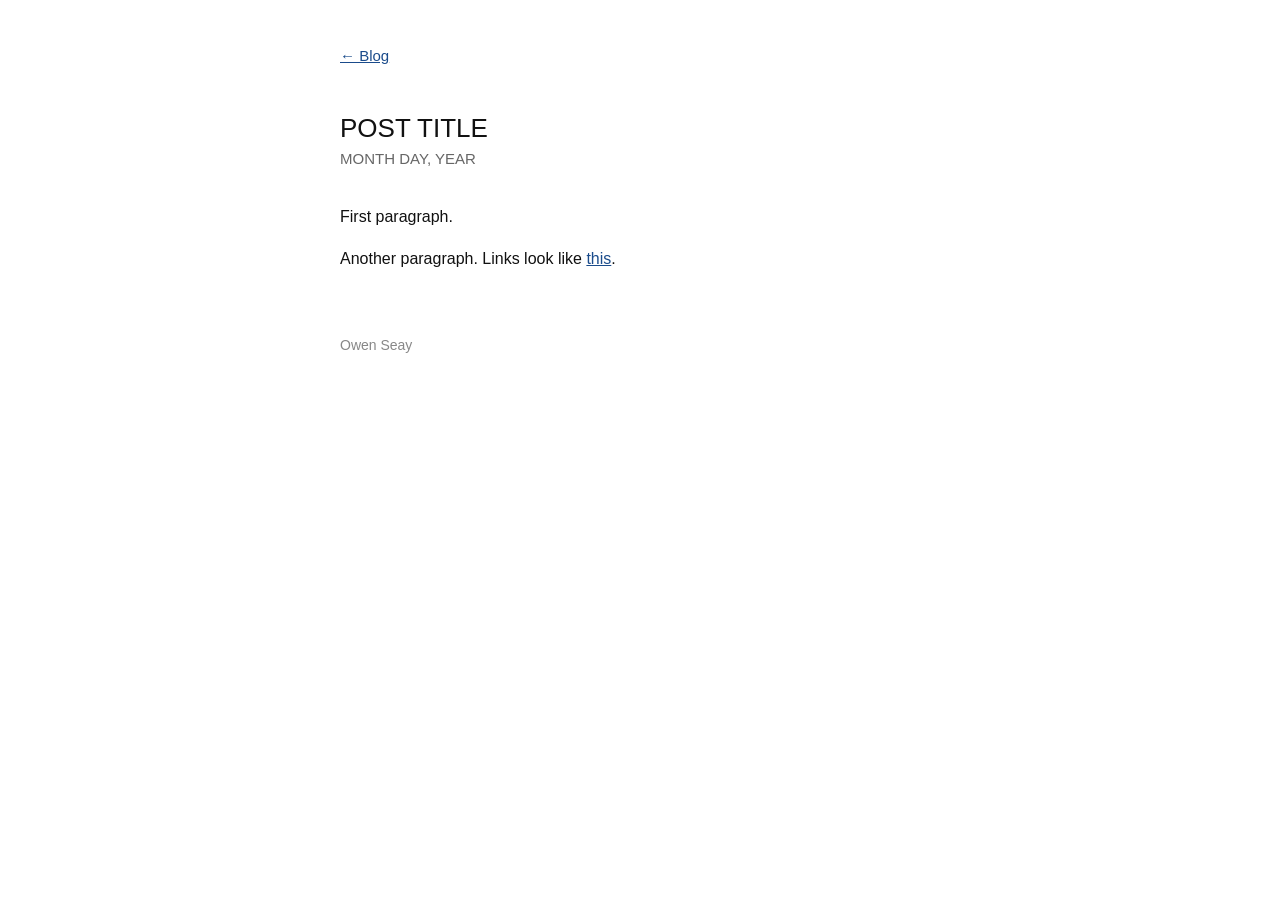
<file: blog/_template.html>
<!DOCTYPE html>
<html lang="en">
<head>
<meta charset="UTF-8">
<meta name="viewport" content="width=device-width, initial-scale=1.0">
<title>POST TITLE — Owen Seay</title>
<link rel="stylesheet" href="blog.css">
</head>
<body>

  <a class="back" href="/blog/">&larr; Blog</a>

  <h1>POST TITLE</h1>
  <div class="date">MONTH DAY, YEAR</div>

  <p>First paragraph.</p>

  <p>Another paragraph. Links look like <a href="https://example.com">this</a>.</p>

  <footer>Owen Seay</footer>

</body>
</html>
</file>
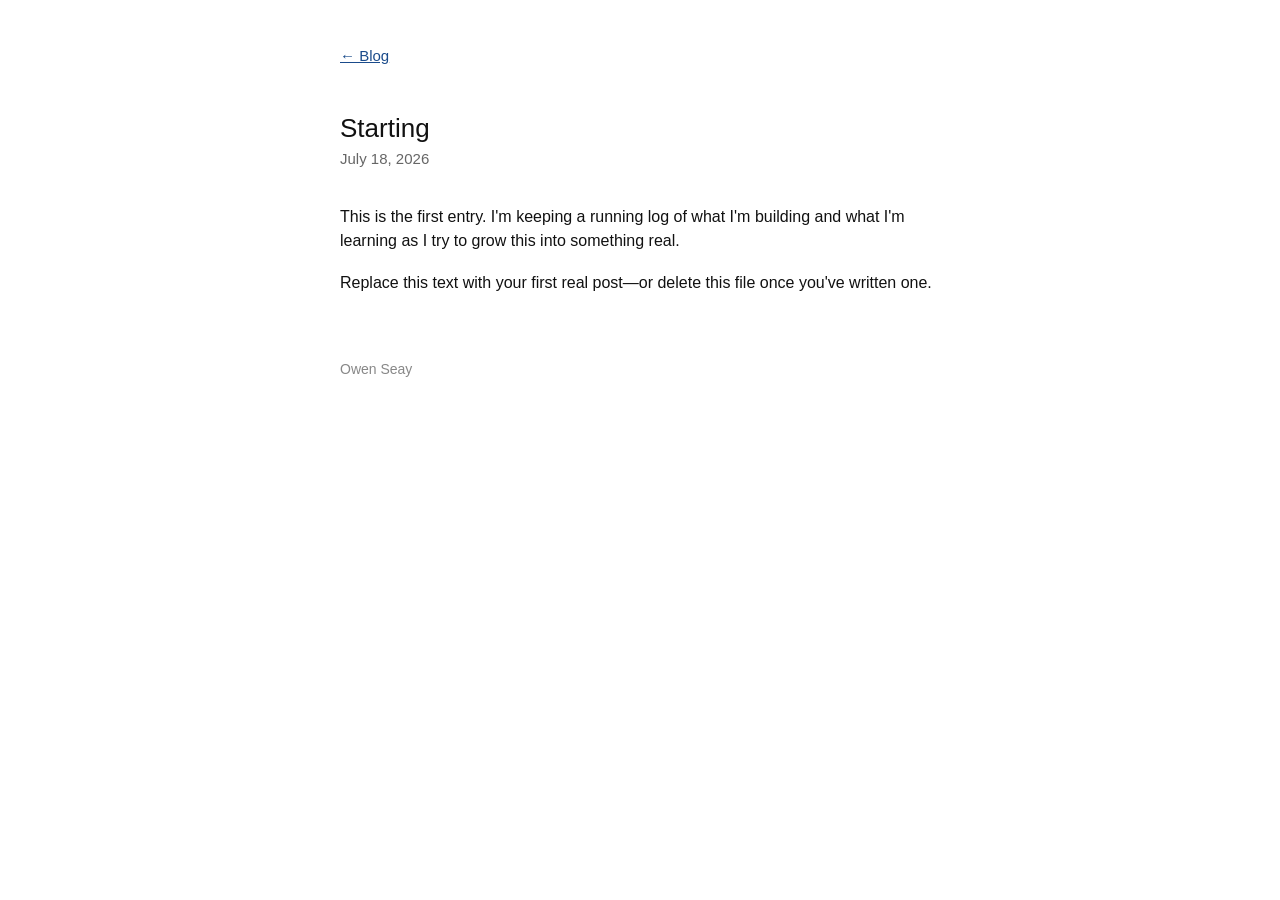
<file: blog/starting.html>
<!DOCTYPE html>
<html lang="en">
<head>
<meta charset="UTF-8">
<meta name="viewport" content="width=device-width, initial-scale=1.0">
<title>Starting — Owen Seay</title>
<link rel="stylesheet" href="blog.css">
</head>
<body>

  <a class="back" href="/blog/">&larr; Blog</a>

  <h1>Starting</h1>
  <div class="date">July 18, 2026</div>

  <p>This is the first entry. I'm keeping a running log of what I'm building and what I'm learning as I try to grow this into something real.</p>

  <p>Replace this text with your first real post&mdash;or delete this file once you've written one.</p>

  <footer>Owen Seay</footer>

</body>
</html>
</file>
<file: blog/blog.css>
/* Owen Seay — blog. Deliberately minimal. */

body {
  font-family: Verdana, Geneva, sans-serif;
  color: #111;
  background: #fff;
  line-height: 1.5;
  font-size: 16px;
  max-width: 600px;
  margin: 0 auto;
  padding: 44px 20px 90px;
}

a { color: #1a4b8b; }
a:hover { color: #0d2f5c; }

.back {
  display: inline-block;
  font-size: 15px;
  margin-bottom: 44px;
}

h1 {
  font-size: 26px;
  font-weight: normal;
  line-height: 1.25;
  margin: 0 0 4px;
}

.date {
  color: #666;
  font-size: 15px;
  margin-bottom: 34px;
}

p { margin: 0 0 18px; }

img { max-width: 100%; height: auto; }

/* index list */
.intro { margin-bottom: 8px; }

.posts {
  list-style: none;
  padding: 0;
  margin: 34px 0 0;
}
.posts li { margin-bottom: 14px; }
.posts .d {
  color: #666;
  font-size: 15px;
  margin-right: 12px;
  white-space: nowrap;
}

footer {
  margin-top: 64px;
  font-size: 14px;
  color: #888;
}
</file>
